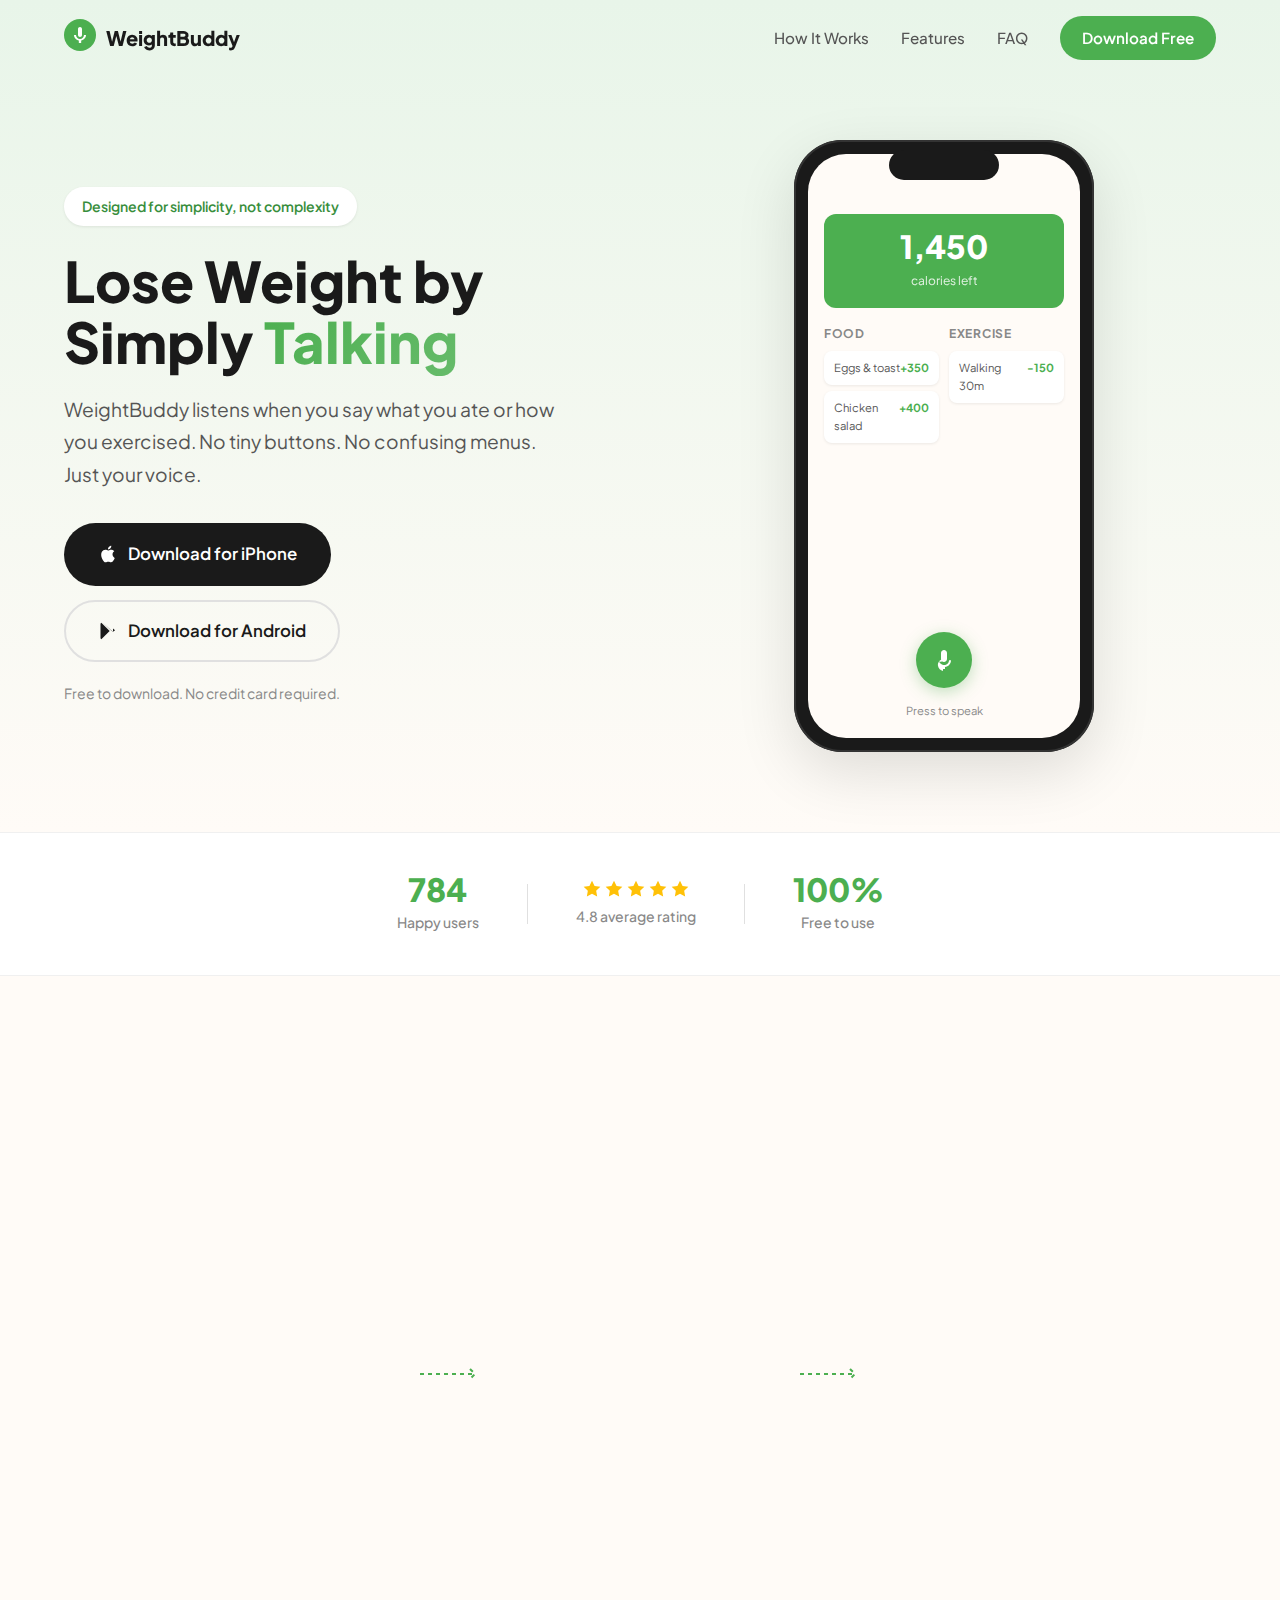
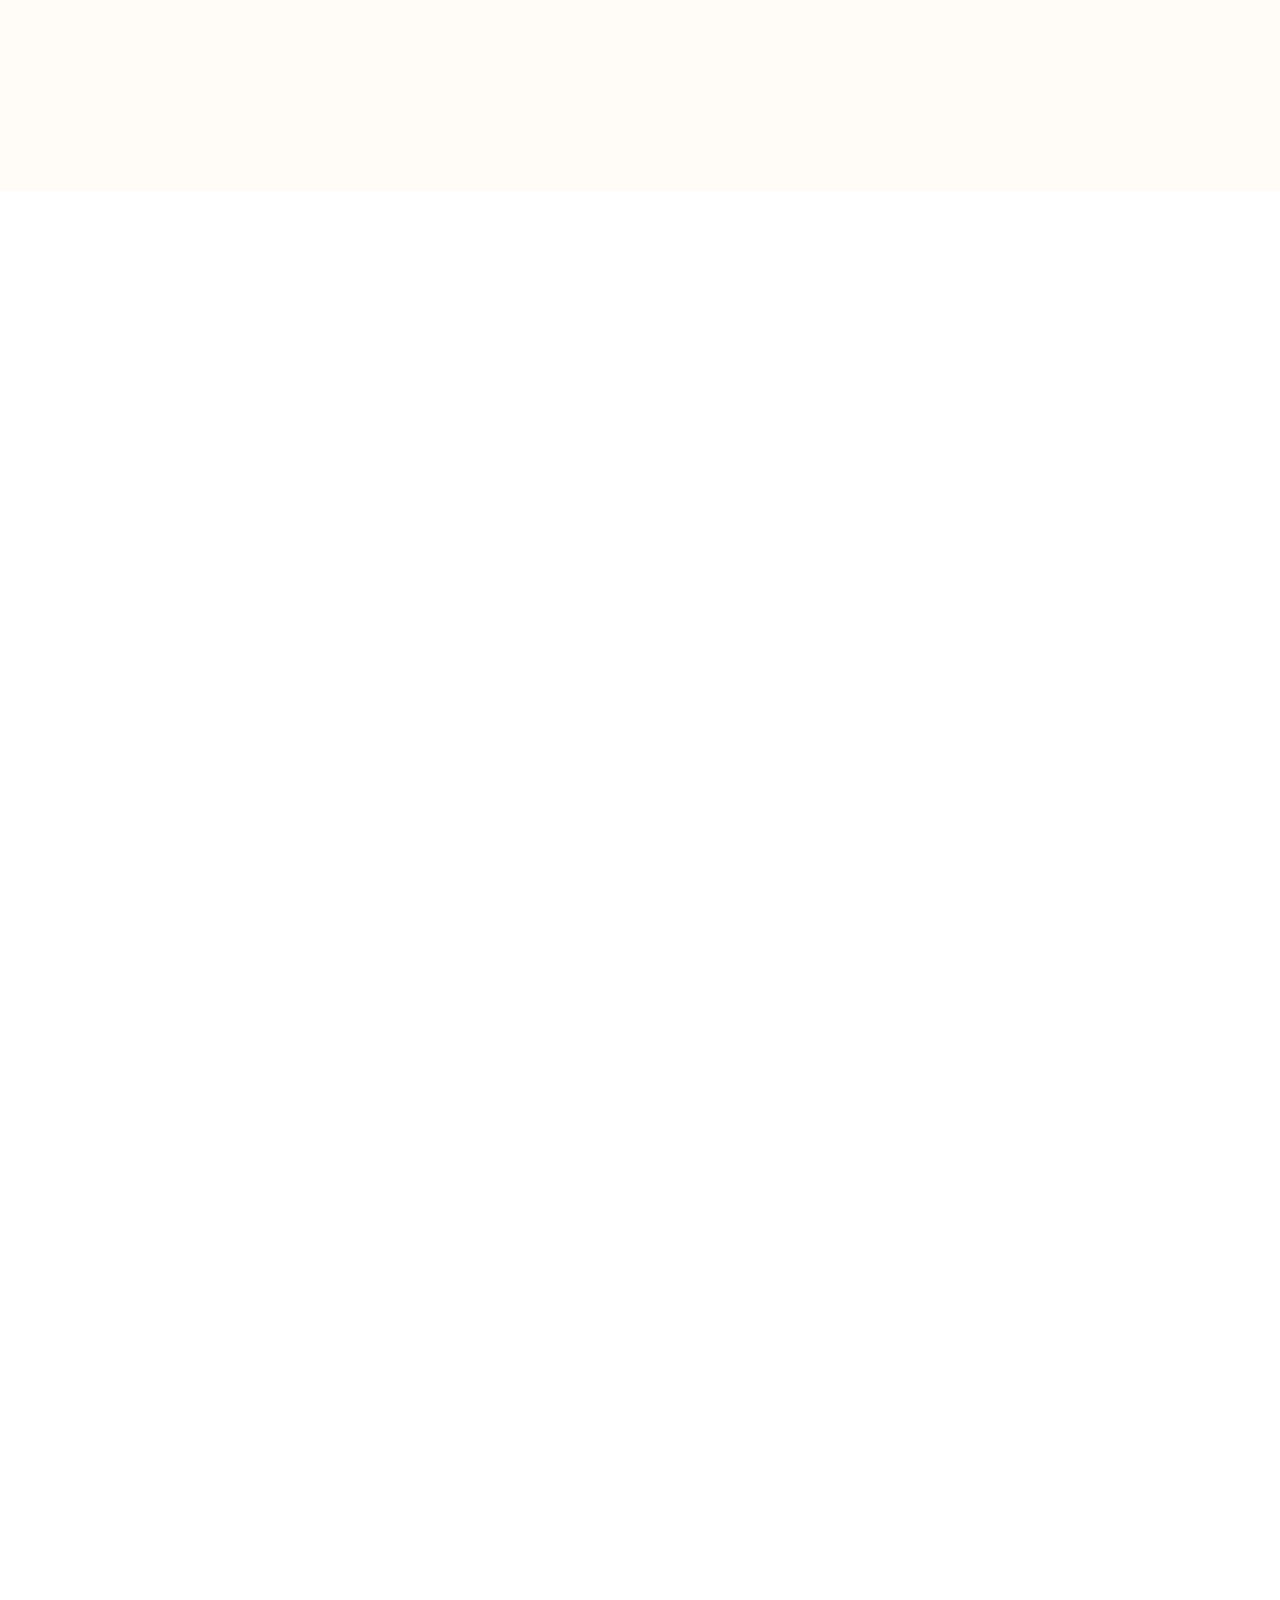
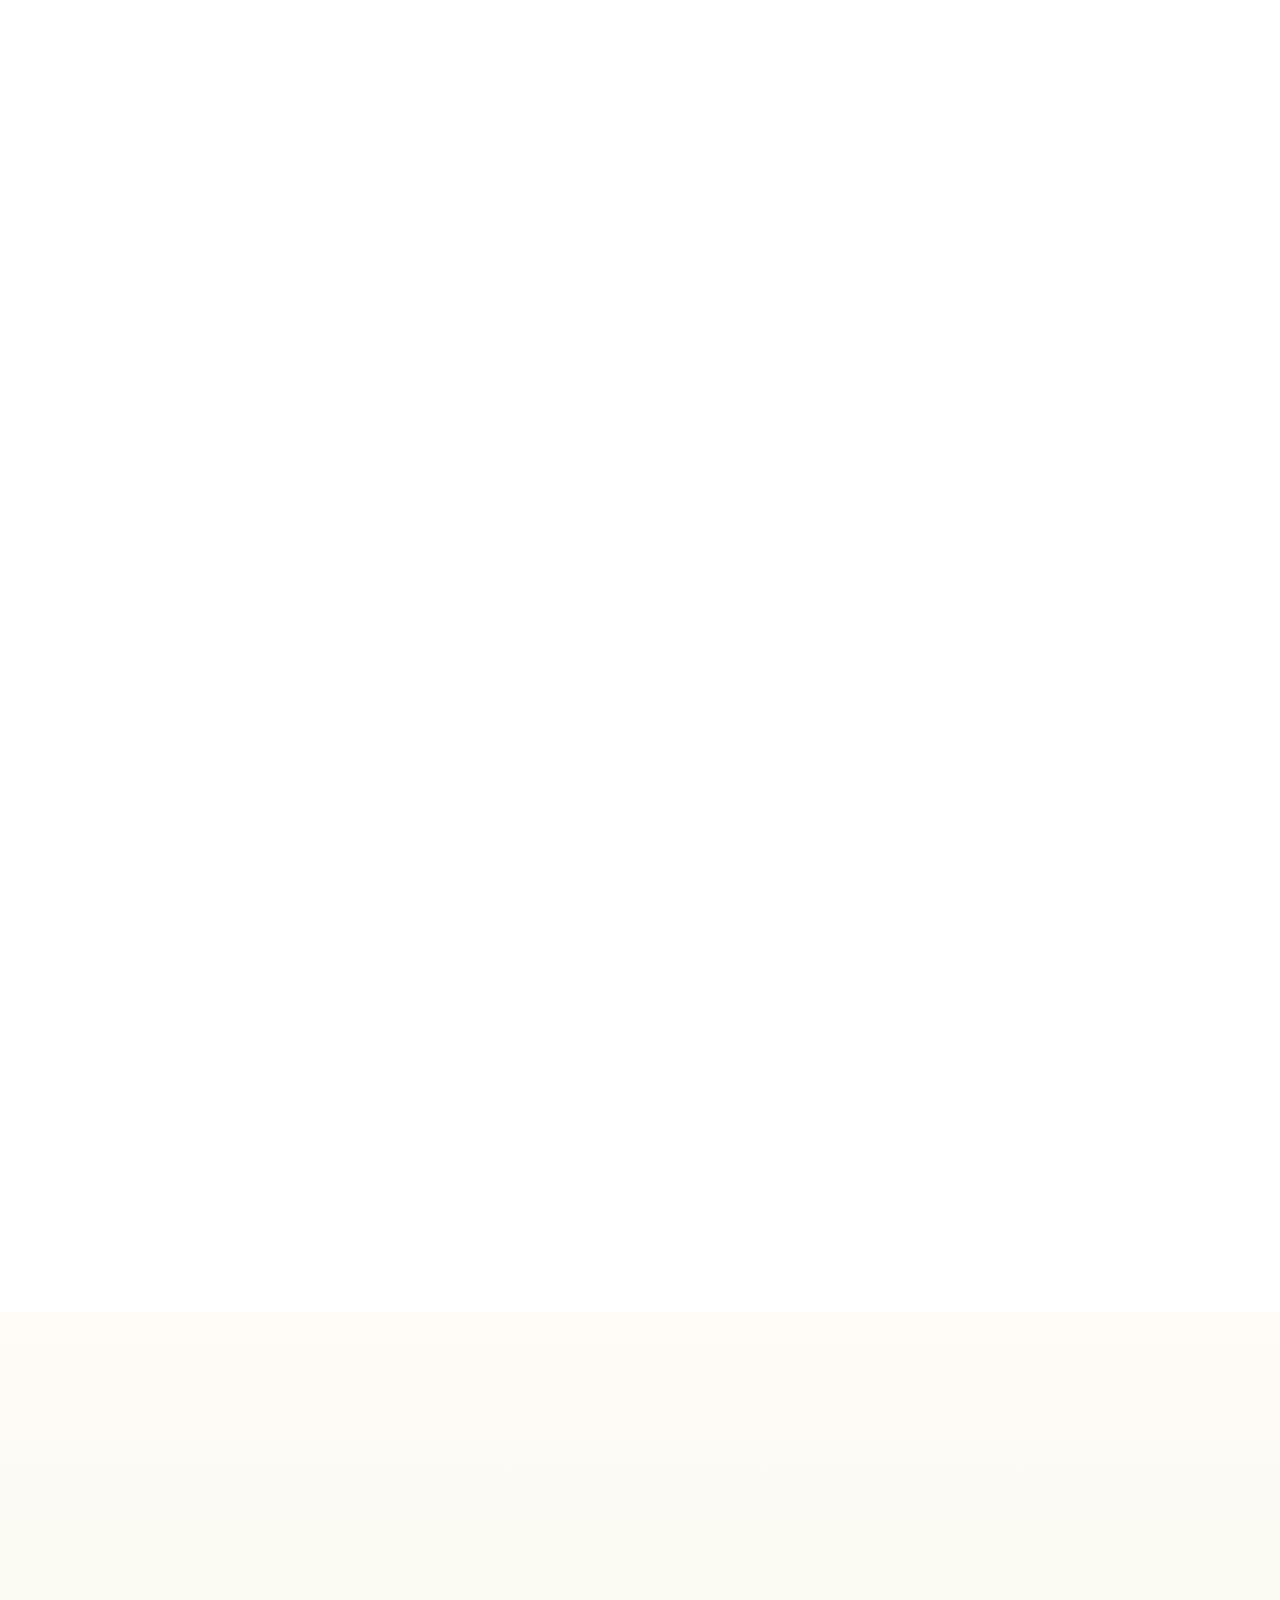
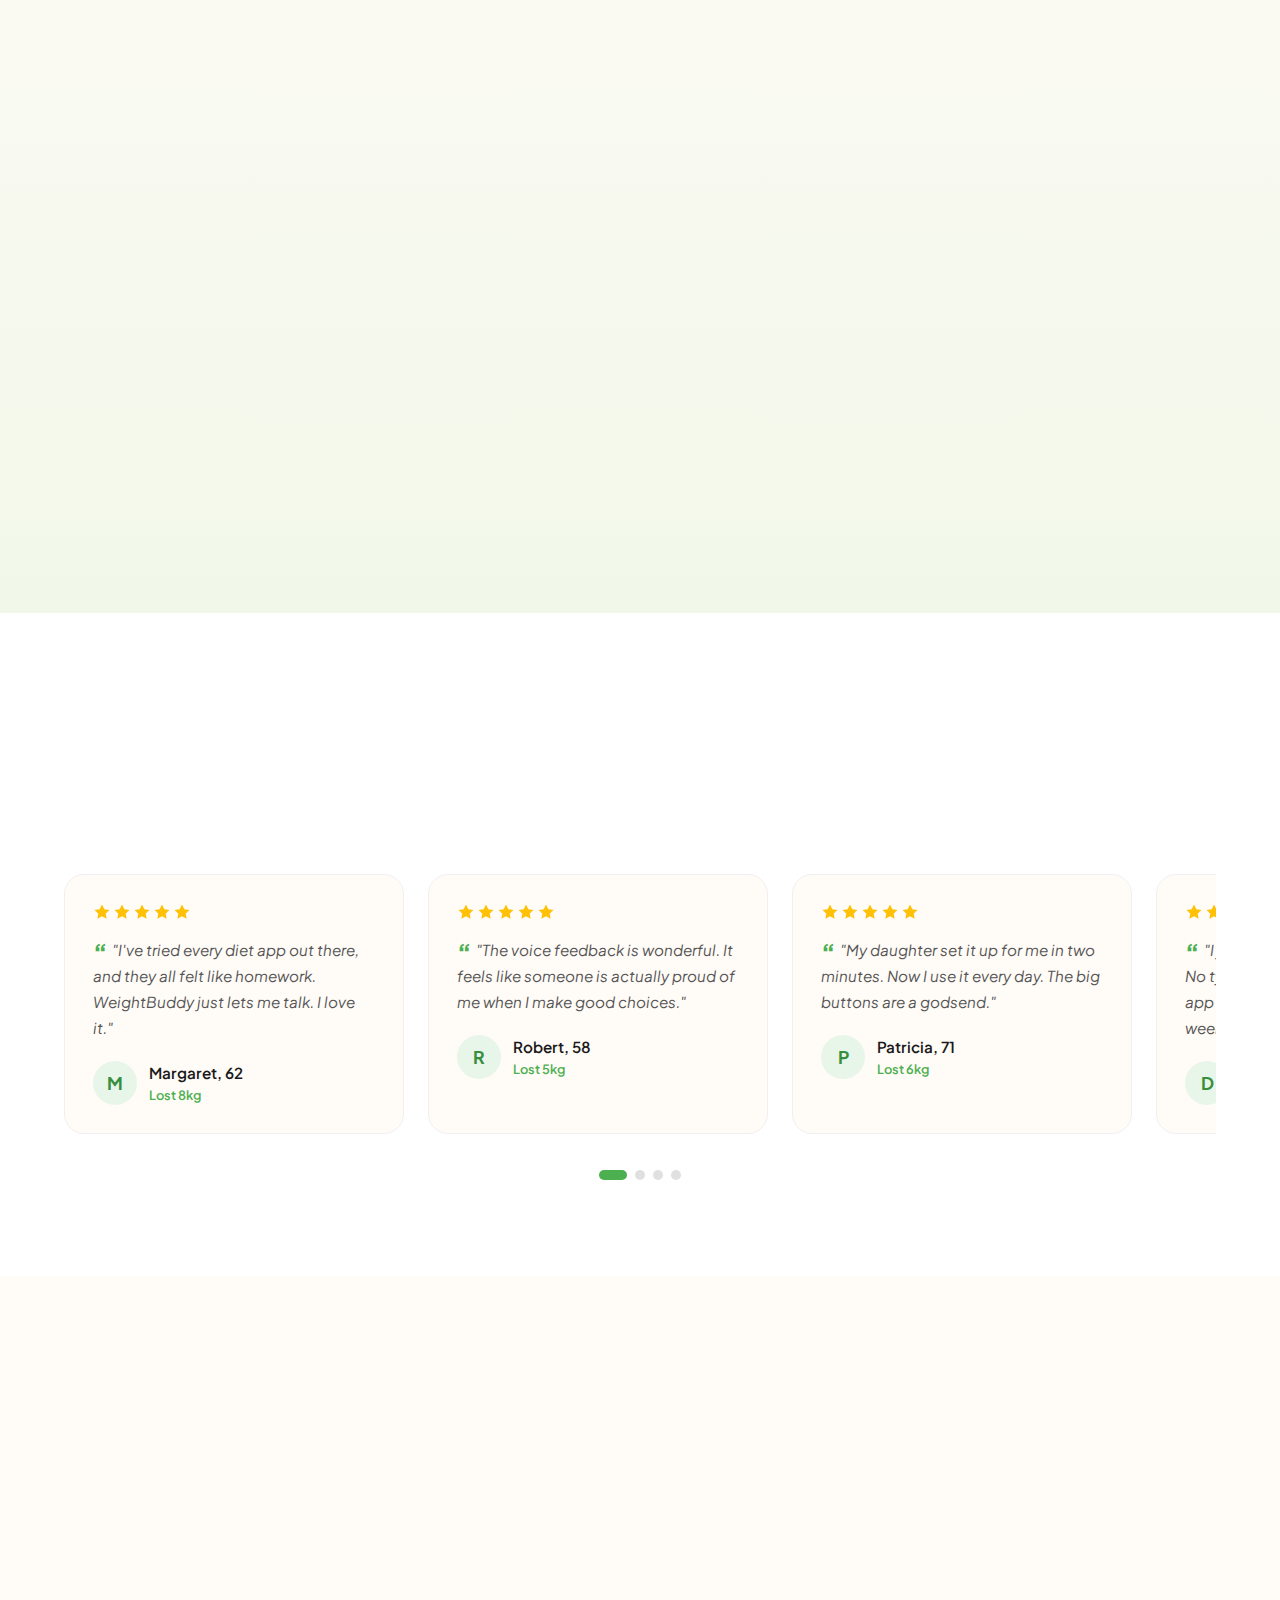
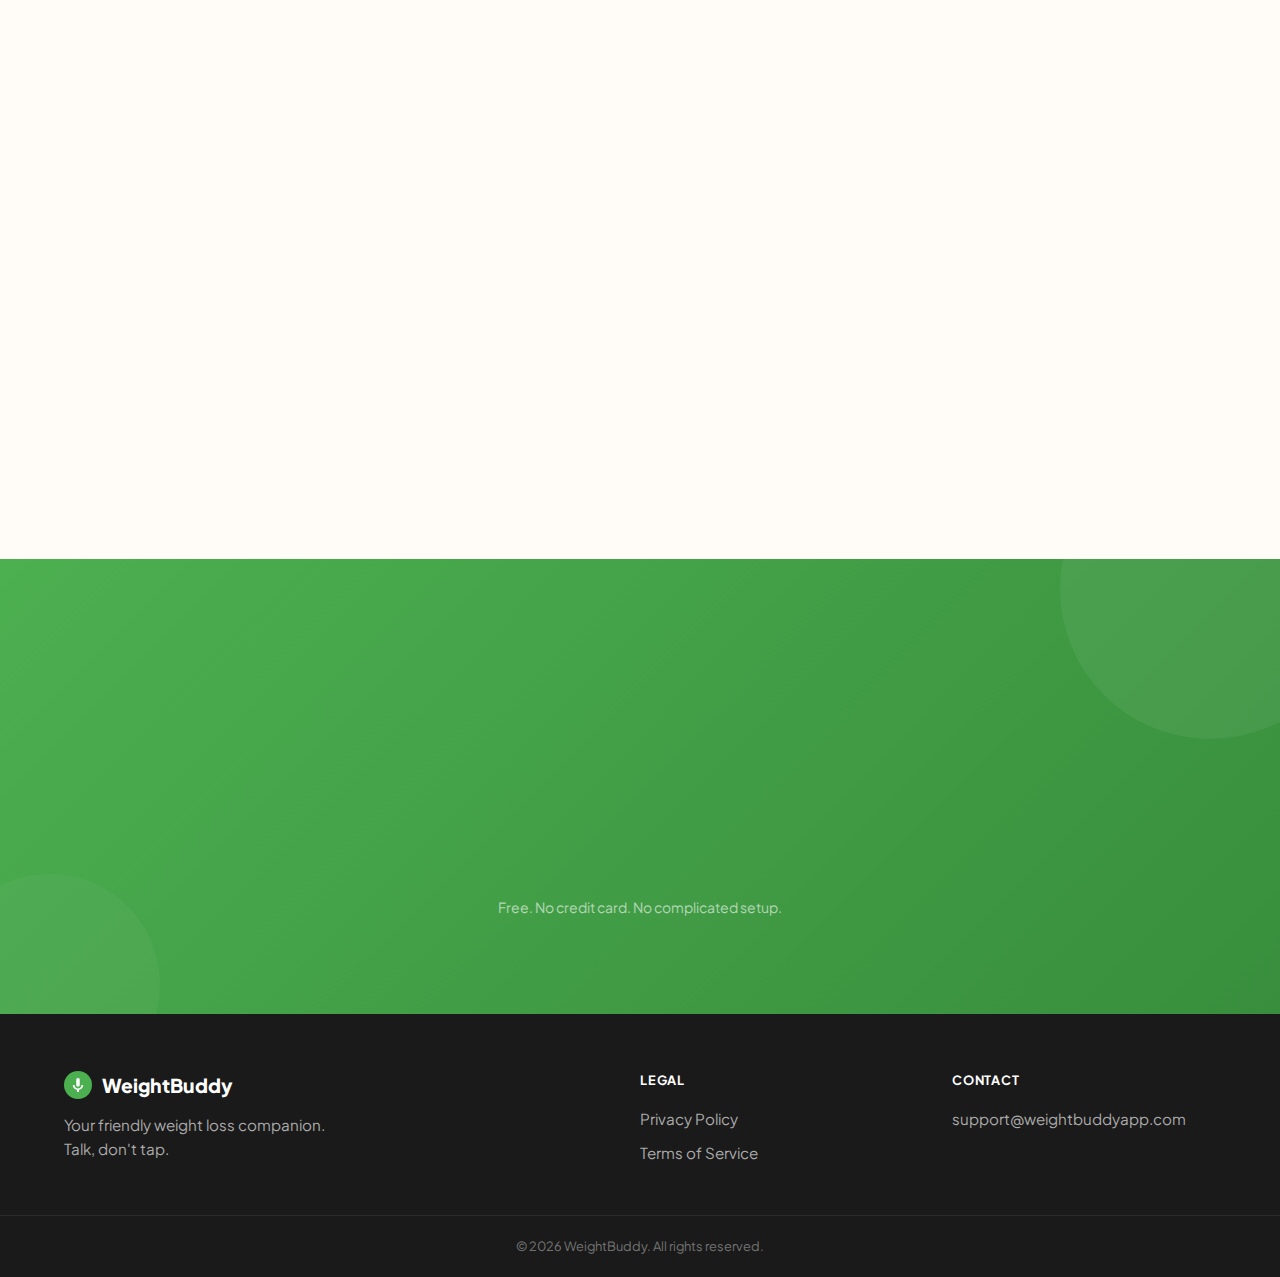
<file: index.html>
<!DOCTYPE html>
<html lang="en">
<head>
    <meta charset="UTF-8">
    <meta name="viewport" content="width=device-width, initial-scale=1.0">
    <title>WeightBuddy - Lose Weight by Simply Talking</title>
    <meta name="description" content="WeightBuddy is the voice-first weight loss app designed for people who value simplicity. Say what you ate, track your exercise, and lose weight simply. Free for iPhone and Android.">
    <meta name="keywords" content="weight loss app, calorie tracker, voice calorie tracker, simple weight loss app, easy diet app, weight tracking, exercise tracker">

    <!-- Open Graph -->
    <meta property="og:title" content="WeightBuddy - Lose Weight by Simply Talking">
    <meta property="og:description" content="The voice-first weight loss app designed for people who value simplicity. No tiny buttons, no confusing menus. Just talk.">
    <meta property="og:url" content="https://weightbuddyapp.com">
    <meta property="og:type" content="website">

    <!-- Twitter Card -->
    <meta name="twitter:card" content="summary_large_image">
    <meta name="twitter:title" content="WeightBuddy - Lose Weight by Simply Talking">
    <meta name="twitter:description" content="Voice-first weight loss tracking for people who value simplicity.">

    <!-- Fonts -->
    <link rel="preconnect" href="https://fonts.googleapis.com">
    <link rel="preconnect" href="https://fonts.gstatic.com" crossorigin>
    <link href="https://fonts.googleapis.com/css2?family=Plus+Jakarta+Sans:wght@400;500;600;700;800&display=swap" rel="stylesheet">

    <link rel="stylesheet" href="styles.css">
</head>
<body>

    <!-- ===== NAVBAR ===== -->
    <nav class="navbar" id="navbar">
        <div class="container nav-container">
            <a href="#" class="nav-logo">
                <span class="nav-logo-icon">
                    <svg width="32" height="32" viewBox="0 0 32 32" fill="none">
                        <circle cx="16" cy="16" r="16" fill="#4CAF50"/>
                        <path d="M16 8c-1.1 0-2 .9-2 2v6c0 1.1.9 2 2 2s2-.9 2-2v-6c0-1.1-.9-2-2-2zm4 8c0 2.21-1.79 4-4 4s-4-1.79-4-4h-2c0 2.76 2.12 5.03 4.83 5.42v2.58h2.34v-2.58C19.88 21.03 22 18.76 22 16h-2z" fill="white"/>
                    </svg>
                </span>
                <span class="nav-logo-text">WeightBuddy</span>
            </a>
            <div class="nav-links" id="navLinks">
                <a href="#how-it-works">How It Works</a>
                <a href="#features">Features</a>
                <a href="#faq">FAQ</a>
                <a href="#download" class="nav-cta">Download Free</a>
            </div>
            <button class="nav-hamburger" id="navHamburger" aria-label="Open menu" aria-expanded="false">
                <span></span><span></span><span></span>
            </button>
        </div>
    </nav>

    <!-- ===== HERO ===== -->
    <section class="hero" id="hero">
        <div class="container hero-container">
            <div class="hero-content">
                <span class="hero-badge">Designed for simplicity, not complexity</span>
                <h1 class="hero-title">Lose Weight by<br>Simply <span class="text-gradient">Talking</span></h1>
                <p class="hero-subtitle">WeightBuddy listens when you say what you ate or how you exercised. No tiny buttons. No confusing menus. Just your voice.</p>
                <div class="hero-ctas">
                    <a href="#download" class="btn btn-primary btn-lg">
                        <svg width="20" height="20" viewBox="0 0 24 24" fill="currentColor"><path d="M18.71 19.5c-.83 1.24-1.71 2.45-3.05 2.47-1.34.03-1.77-.79-3.29-.79-1.53 0-2 .77-3.27.82-1.31.05-2.3-1.32-3.14-2.53C4.25 17 2.94 12.45 4.7 9.39c.87-1.52 2.43-2.48 4.12-2.51 1.28-.02 2.5.87 3.29.87.78 0 2.26-1.07 3.8-.91.65.03 2.47.26 3.64 1.98-.09.06-2.17 1.28-2.15 3.81.03 3.02 2.65 4.03 2.68 4.04-.03.07-.42 1.44-1.38 2.83M13 3.5c.73-.83 1.94-1.46 2.94-1.5.13 1.17-.34 2.35-1.04 3.19-.69.85-1.83 1.51-2.95 1.42-.15-1.15.41-2.35 1.05-3.11z"/></svg>
                        Download for iPhone
                    </a>
                    <a href="#download" class="btn btn-secondary btn-lg">
                        <svg width="20" height="20" viewBox="0 0 24 24" fill="currentColor"><path d="M3 20.5v-17c0-.83.52-1.28 1-1.5l10 10-10 10c-.48-.22-1-.67-1-1.5zm14.5-7.5L6 2.5l12 10.5zm0 0L6 23.5l11.5-10.5zM18 13l2.5-2L18 9v4z"/></svg>
                        Download for Android
                    </a>
                </div>
                <p class="hero-trust">Free to download. No credit card required.</p>
            </div>
            <div class="hero-visual">
                <div class="phone-mockup">
                    <div class="phone-notch"></div>
                    <div class="phone-screen">
                        <div class="phone-placeholder">
                            <div class="phone-placeholder-header">
                                <div class="ph-cal-card">
                                    <span class="ph-cal-number">1,450</span>
                                    <span class="ph-cal-label">calories left</span>
                                </div>
                            </div>
                            <div class="phone-placeholder-cols">
                                <div class="ph-col">
                                    <div class="ph-col-title">Food</div>
                                    <div class="ph-item">Eggs &amp; toast <span>+350</span></div>
                                    <div class="ph-item">Chicken salad <span>+400</span></div>
                                </div>
                                <div class="ph-col">
                                    <div class="ph-col-title">Exercise</div>
                                    <div class="ph-item">Walking 30m <span>-150</span></div>
                                </div>
                            </div>
                            <div class="phone-placeholder-mic">
                                <div class="ph-mic-btn">
                                    <svg width="24" height="24" viewBox="0 0 24 24" fill="white"><path d="M12 14c1.66 0 3-1.34 3-3V5c0-1.66-1.34-3-3-3S9 3.34 9 5v6c0 1.66 1.34 3 3 3zm-1 7h2v-2.06c3.42-.36 6-3.28 6-6.81h-2c0 3.04-2.69 5.48-5.87 4.87-2.29-.44-4.08-2.33-4.4-4.64C7.37 15.15 9.43 13 12 13v-2c-3.73 0-6.68 3.22-5.97 7.06.46 2.46 2.41 4.43 4.97 4.88V21z"/></svg>
                                </div>
                                <span class="ph-mic-label">Press to speak</span>
                            </div>
                        </div>
                    </div>
                </div>
            </div>
        </div>
    </section>

    <!-- ===== SOCIAL PROOF BAR ===== -->
    <section class="social-proof">
        <div class="container social-proof-container">
            <div class="proof-item">
                <span class="proof-number" data-count="1000">1,000+</span>
                <span class="proof-label">Happy users</span>
            </div>
            <div class="proof-divider"></div>
            <div class="proof-item">
                <div class="proof-stars">
                    <svg width="20" height="20" viewBox="0 0 24 24" fill="#FFC107"><path d="M12 2l3.09 6.26L22 9.27l-5 4.87 1.18 6.88L12 17.77l-6.18 3.25L7 14.14 2 9.27l6.91-1.01L12 2z"/></svg>
                    <svg width="20" height="20" viewBox="0 0 24 24" fill="#FFC107"><path d="M12 2l3.09 6.26L22 9.27l-5 4.87 1.18 6.88L12 17.77l-6.18 3.25L7 14.14 2 9.27l6.91-1.01L12 2z"/></svg>
                    <svg width="20" height="20" viewBox="0 0 24 24" fill="#FFC107"><path d="M12 2l3.09 6.26L22 9.27l-5 4.87 1.18 6.88L12 17.77l-6.18 3.25L7 14.14 2 9.27l6.91-1.01L12 2z"/></svg>
                    <svg width="20" height="20" viewBox="0 0 24 24" fill="#FFC107"><path d="M12 2l3.09 6.26L22 9.27l-5 4.87 1.18 6.88L12 17.77l-6.18 3.25L7 14.14 2 9.27l6.91-1.01L12 2z"/></svg>
                    <svg width="20" height="20" viewBox="0 0 24 24" fill="#FFC107"><path d="M12 2l3.09 6.26L22 9.27l-5 4.87 1.18 6.88L12 17.77l-6.18 3.25L7 14.14 2 9.27l6.91-1.01L12 2z"/></svg>
                </div>
                <span class="proof-label">4.8 average rating</span>
            </div>
            <div class="proof-divider"></div>
            <div class="proof-item">
                <span class="proof-number">100%</span>
                <span class="proof-label">Free to use</span>
            </div>
        </div>
    </section>

    <!-- ===== HOW IT WORKS ===== -->
    <section class="how-it-works" id="how-it-works">
        <div class="container">
            <div class="section-header" data-animate="fade-in-up">
                <span class="section-label">Simple as 1-2-3</span>
                <h2 class="section-title">How It Works</h2>
                <p class="section-subtitle">No learning curve. No setup headaches. Start tracking in under two minutes.</p>
            </div>

            <div class="steps">
                <div class="step" data-animate="fade-in-up stagger-1">
                    <div class="step-number">1</div>
                    <div class="step-icon">
                        <svg width="40" height="40" viewBox="0 0 24 24" fill="#4CAF50"><path d="M12 14c1.66 0 3-1.34 3-3V5c0-1.66-1.34-3-3-3S9 3.34 9 5v6c0 1.66 1.34 3 3 3zm-1 7h2v-2.06c3.42-.36 6-3.28 6-6.81h-2c0 3.04-2.69 5.48-5.87 4.87-2.29-.44-4.08-2.33-4.4-4.64C7.37 15.15 9.43 13 12 13v-2c-3.73 0-6.68 3.22-5.97 7.06.46 2.46 2.41 4.43 4.97 4.88V21z"/></svg>
                    </div>
                    <h3 class="step-title">Speak</h3>
                    <p class="step-desc">Tap the big microphone button and say what you ate or how you exercised. That's it.</p>
                    <div class="step-bubble">
                        <span>"I had scrambled eggs and toast for breakfast"</span>
                    </div>
                </div>

                <div class="step-connector">
                    <svg width="60" height="24" viewBox="0 0 60 24"><path d="M0 12h55m-5-5l5 5-5 5" stroke="#4CAF50" stroke-width="2" fill="none" stroke-dasharray="4 4"/></svg>
                </div>

                <div class="step" data-animate="fade-in-up stagger-2">
                    <div class="step-number">2</div>
                    <div class="step-icon">
                        <svg width="40" height="40" viewBox="0 0 24 24" fill="#4CAF50"><path d="M19 9l-7 7-7-7" stroke="#4CAF50" stroke-width="0" fill="#4CAF50"/><path d="M12 2C6.48 2 2 6.48 2 12s4.48 10 10 10 10-4.48 10-10S17.52 2 12 2zm-2 15l-5-5 1.41-1.41L10 14.17l7.59-7.59L19 8l-9 9z" fill="#4CAF50"/></svg>
                    </div>
                    <h3 class="step-title">WeightBuddy Understands</h3>
                    <p class="step-desc">Our smart technology figures out the calories instantly. No searching databases or measuring portions.</p>
                    <div class="step-bubble step-bubble-reply">
                        <span>"Got it! Scrambled eggs and toast &mdash; about 350 calories"</span>
                    </div>
                </div>

                <div class="step-connector">
                    <svg width="60" height="24" viewBox="0 0 60 24"><path d="M0 12h55m-5-5l5 5-5 5" stroke="#4CAF50" stroke-width="2" fill="none" stroke-dasharray="4 4"/></svg>
                </div>

                <div class="step" data-animate="fade-in-up stagger-3">
                    <div class="step-number">3</div>
                    <div class="step-icon">
                        <svg width="40" height="40" viewBox="0 0 24 24" fill="#4CAF50"><path d="M3.5 18.49l6-6.01 4 4L22 6.92l-1.41-1.41-7.09 7.97-4-4L2 16.99z"/></svg>
                    </div>
                    <h3 class="step-title">Track Your Progress</h3>
                    <p class="step-desc">Watch your weight trend downward. Get encouraging voice feedback on your journey.</p>
                    <div class="step-bubble step-bubble-reply">
                        <span>"You've lost 2 kilos this month. Brilliant work!"</span>
                    </div>
                </div>
            </div>
        </div>
    </section>

    <!-- ===== FEATURES ===== -->
    <section class="features" id="features">
        <div class="container">
            <div class="section-header" data-animate="fade-in-up">
                <span class="section-label">Everything you need</span>
                <h2 class="section-title">Features That Make It Easy</h2>
                <p class="section-subtitle">Every feature was designed with one question in mind: "Is this the simplest it can possibly be?"</p>
            </div>

            <!-- Feature 1 -->
            <div class="feature-row" data-animate="fade-in-up">
                <div class="feature-text">
                    <h3 class="feature-title">Just Talk. We'll Handle the Rest.</h3>
                    <p class="feature-desc">No tiny text fields. No complicated food databases to scroll through. Simply press the big microphone button and speak naturally.</p>
                    <ul class="feature-list">
                        <li>
                            <svg width="20" height="20" viewBox="0 0 24 24" fill="#4CAF50"><path d="M9 16.17L4.83 12l-1.42 1.41L9 19 21 7l-1.41-1.41L9 16.17z"/></svg>
                            Works with natural language &mdash; speak however you like
                        </li>
                        <li>
                            <svg width="20" height="20" viewBox="0 0 24 24" fill="#4CAF50"><path d="M9 16.17L4.83 12l-1.42 1.41L9 19 21 7l-1.41-1.41L9 16.17z"/></svg>
                            Supports food AND exercise in the same flow
                        </li>
                        <li>
                            <svg width="20" height="20" viewBox="0 0 24 24" fill="#4CAF50"><path d="M9 16.17L4.83 12l-1.42 1.41L9 19 21 7l-1.41-1.41L9 16.17z"/></svg>
                            Big, easy-to-press button &mdash; no precision needed
                        </li>
                    </ul>
                </div>
                <div class="feature-visual">
                    <div class="feature-phone">
                        <div class="feature-phone-placeholder">
                            <div class="fpp-icon">
                                <svg width="64" height="64" viewBox="0 0 24 24" fill="#4CAF50" opacity="0.3"><path d="M12 14c1.66 0 3-1.34 3-3V5c0-1.66-1.34-3-3-3S9 3.34 9 5v6c0 1.66 1.34 3 3 3z"/></svg>
                            </div>
                            <span>Voice Input Screen</span>
                        </div>
                    </div>
                </div>
            </div>

            <!-- Feature 2 -->
            <div class="feature-row feature-row-reverse" data-animate="fade-in-up">
                <div class="feature-text">
                    <h3 class="feature-title">Calories Counted Automatically</h3>
                    <p class="feature-desc">Our smart technology understands your food and estimates calories instantly. No more guessing portion sizes or searching through endless lists.</p>
                    <ul class="feature-list">
                        <li>
                            <svg width="20" height="20" viewBox="0 0 24 24" fill="#4CAF50"><path d="M9 16.17L4.83 12l-1.42 1.41L9 19 21 7l-1.41-1.41L9 16.17z"/></svg>
                            Recognises thousands of foods automatically
                        </li>
                        <li>
                            <svg width="20" height="20" viewBox="0 0 24 24" fill="#4CAF50"><path d="M9 16.17L4.83 12l-1.42 1.41L9 19 21 7l-1.41-1.41L9 16.17z"/></svg>
                            Sorts meals into breakfast, lunch, dinner, snacks
                        </li>
                        <li>
                            <svg width="20" height="20" viewBox="0 0 24 24" fill="#4CAF50"><path d="M9 16.17L4.83 12l-1.42 1.41L9 19 21 7l-1.41-1.41L9 16.17z"/></svg>
                            Exercise calories credited back to your daily budget
                        </li>
                    </ul>
                </div>
                <div class="feature-visual">
                    <div class="feature-phone">
                        <div class="feature-phone-placeholder">
                            <div class="fpp-icon">
                                <svg width="64" height="64" viewBox="0 0 24 24" fill="#4CAF50" opacity="0.3"><path d="M19 3H5c-1.1 0-2 .9-2 2v14c0 1.1.9 2 2 2h14c1.1 0 2-.9 2-2V5c0-1.1-.9-2-2-2zM9 17H7v-7h2v7zm4 0h-2V7h2v10zm4 0h-2v-4h2v4z"/></svg>
                            </div>
                            <span>Calorie Dashboard</span>
                        </div>
                    </div>
                </div>
            </div>

            <!-- Feature 3 -->
            <div class="feature-row" data-animate="fade-in-up">
                <div class="feature-text">
                    <h3 class="feature-title">See How Far You've Come</h3>
                    <p class="feature-desc">Track your weight over time with a simple, clear progress view. See your starting weight, current weight, and goal &mdash; all at a glance.</p>
                    <ul class="feature-list">
                        <li>
                            <svg width="20" height="20" viewBox="0 0 24 24" fill="#4CAF50"><path d="M9 16.17L4.83 12l-1.42 1.41L9 19 21 7l-1.41-1.41L9 16.17z"/></svg>
                            Tap to log your weight &mdash; takes 5 seconds
                        </li>
                        <li>
                            <svg width="20" height="20" viewBox="0 0 24 24" fill="#4CAF50"><path d="M9 16.17L4.83 12l-1.42 1.41L9 19 21 7l-1.41-1.41L9 16.17z"/></svg>
                            Visual progress bar towards your goal
                        </li>
                        <li>
                            <svg width="20" height="20" viewBox="0 0 24 24" fill="#4CAF50"><path d="M9 16.17L4.83 12l-1.42 1.41L9 19 21 7l-1.41-1.41L9 16.17z"/></svg>
                            Weekly exercise summaries
                        </li>
                    </ul>
                </div>
                <div class="feature-visual">
                    <div class="feature-phone">
                        <div class="feature-phone-placeholder">
                            <div class="fpp-icon">
                                <svg width="64" height="64" viewBox="0 0 24 24" fill="#4CAF50" opacity="0.3"><path d="M3.5 18.49l6-6.01 4 4L22 6.92l-1.41-1.41-7.09 7.97-4-4L2 16.99z"/></svg>
                            </div>
                            <span>Progress Tracking</span>
                        </div>
                    </div>
                </div>
            </div>

            <!-- Feature 4 -->
            <div class="feature-row feature-row-reverse" data-animate="fade-in-up">
                <div class="feature-text">
                    <h3 class="feature-title">A Friendly Voice That Cheers You On</h3>
                    <p class="feature-desc">WeightBuddy doesn't just track &mdash; it talks back. After every entry, you hear a warm, encouraging response. It's like having a supportive friend in your pocket.</p>
                    <ul class="feature-list">
                        <li>
                            <svg width="20" height="20" viewBox="0 0 24 24" fill="#4CAF50"><path d="M9 16.17L4.83 12l-1.42 1.41L9 19 21 7l-1.41-1.41L9 16.17z"/></svg>
                            Spoken confirmations after every entry
                        </li>
                        <li>
                            <svg width="20" height="20" viewBox="0 0 24 24" fill="#4CAF50"><path d="M9 16.17L4.83 12l-1.42 1.41L9 19 21 7l-1.41-1.41L9 16.17z"/></svg>
                            Motivational progress summaries you can listen to
                        </li>
                        <li>
                            <svg width="20" height="20" viewBox="0 0 24 24" fill="#4CAF50"><path d="M9 16.17L4.83 12l-1.42 1.41L9 19 21 7l-1.41-1.41L9 16.17z"/></svg>
                            Adjustable speaking speed (slow, normal, fast)
                        </li>
                    </ul>
                </div>
                <div class="feature-visual">
                    <div class="feature-visual-quotes">
                        <div class="voice-bubble vb-1">"Got it! Chicken salad &mdash; about 400 calories. Nice healthy choice!"</div>
                        <div class="voice-bubble vb-2">"You've lost 2 kilos this month. Brilliant work, keep it up!"</div>
                        <div class="voice-bubble vb-3">"30-minute walk logged. That's 150 calories burned. Well done!"</div>
                    </div>
                </div>
            </div>

            <!-- Feature 5 -->
            <div class="feature-row" data-animate="fade-in-up">
                <div class="feature-text">
                    <h3 class="feature-title">Big Text. Big Buttons. No Confusion.</h3>
                    <p class="feature-desc">We designed every screen for people who want simplicity. Large, readable text. Generous touch targets. Clear layouts. If you can use a phone to make a call, you can use WeightBuddy.</p>
                    <ul class="feature-list">
                        <li>
                            <svg width="20" height="20" viewBox="0 0 24 24" fill="#4CAF50"><path d="M9 16.17L4.83 12l-1.42 1.41L9 19 21 7l-1.41-1.41L9 16.17z"/></svg>
                            Minimum 22px text throughout the entire app
                        </li>
                        <li>
                            <svg width="20" height="20" viewBox="0 0 24 24" fill="#4CAF50"><path d="M9 16.17L4.83 12l-1.42 1.41L9 19 21 7l-1.41-1.41L9 16.17z"/></svg>
                            Touch targets at least 60px &mdash; easy to tap
                        </li>
                        <li>
                            <svg width="20" height="20" viewBox="0 0 24 24" fill="#4CAF50"><path d="M9 16.17L4.83 12l-1.42 1.41L9 19 21 7l-1.41-1.41L9 16.17z"/></svg>
                            Clean, uncluttered screens with obvious navigation
                        </li>
                    </ul>
                </div>
                <div class="feature-visual">
                    <div class="accessibility-demo">
                        <div class="ad-comparison">
                            <div class="ad-bad">
                                <span class="ad-label">Other apps</span>
                                <div class="ad-text-small">Tiny text that's hard to read</div>
                                <div class="ad-btn-small">Small button</div>
                            </div>
                            <div class="ad-good">
                                <span class="ad-label">WeightBuddy</span>
                                <div class="ad-text-large">Easy to read</div>
                                <div class="ad-btn-large">Big, clear button</div>
                            </div>
                        </div>
                    </div>
                </div>
            </div>
        </div>
    </section>

    <!-- ===== WHO IT'S FOR ===== -->
    <section class="who-its-for" id="who">
        <div class="container">
            <div class="section-header" data-animate="fade-in-up">
                <span class="section-label">Made with you in mind</span>
                <h2 class="section-title">Built for You</h2>
                <p class="section-subtitle">WeightBuddy was designed from day one for adults who want to lose weight without wrestling with complicated apps.</p>
            </div>

            <div class="persona-grid">
                <div class="persona-card" data-animate="fade-in-up stagger-1">
                    <div class="persona-icon">
                        <svg width="40" height="40" viewBox="0 0 24 24" fill="#4CAF50"><path d="M12 21.35l-1.45-1.32C5.4 15.36 2 12.28 2 8.5 2 5.42 4.42 3 7.5 3c1.74 0 3.41.81 4.5 2.09C13.09 3.81 14.76 3 16.5 3 19.58 3 22 5.42 22 8.5c0 3.78-3.4 6.86-8.55 11.54L12 21.35z"/></svg>
                    </div>
                    <h3 class="persona-title">The Busy Grandparent</h3>
                    <p class="persona-desc">You're active with the grandkids but want to get healthier. WeightBuddy fits into your day without slowing you down.</p>
                </div>

                <div class="persona-card" data-animate="fade-in-up stagger-2">
                    <div class="persona-icon">
                        <svg width="40" height="40" viewBox="0 0 24 24" fill="#4CAF50"><path d="M13.5 5.5c1.1 0 2-.9 2-2s-.9-2-2-2-2 .9-2 2 .9 2 2 2zM9.8 8.9L7 23h2.1l1.8-8 2.1 2v6h2v-7.5l-2.1-2 .6-3C14.8 12 16.8 13 19 13v-2c-1.9 0-3.5-1-4.3-2.4l-1-1.6c-.4-.6-1-1-1.7-1-.3 0-.5.1-.8.1L6 8.3V13h2V9.6l1.8-.7"/></svg>
                    </div>
                    <h3 class="persona-title">The Walking Enthusiast</h3>
                    <p class="persona-desc">You love your daily walk and want to see how those steps add up. Just say "walked 30 minutes" and it's logged.</p>
                </div>

                <div class="persona-card" data-animate="fade-in-up stagger-3">
                    <div class="persona-icon">
                        <svg width="40" height="40" viewBox="0 0 24 24" fill="#4CAF50"><path d="M20 15.31L23.31 12 20 8.69V4h-4.69L12 .69 8.69 4H4v4.69L.69 12 4 15.31V20h4.69L12 23.31 15.31 20H20v-4.69zM12 18c-3.31 0-6-2.69-6-6s2.69-6 6-6 6 2.69 6 6-2.69 6-6 6z"/></svg>
                    </div>
                    <h3 class="persona-title">The Fresh Starter</h3>
                    <p class="persona-desc">Maybe you've tried other apps and given up because they were too complicated. WeightBuddy is the fresh start you need.</p>
                </div>

                <div class="persona-card" data-animate="fade-in-up stagger-4">
                    <div class="persona-icon">
                        <svg width="40" height="40" viewBox="0 0 24 24" fill="#4CAF50"><path d="M19 3h-4.18C14.4 1.84 13.3 1 12 1c-1.3 0-2.4.84-2.82 2H5c-1.1 0-2 .9-2 2v14c0 1.1.9 2 2 2h14c1.1 0 2-.9 2-2V5c0-1.1-.9-2-2-2zm-7 0c.55 0 1 .45 1 1s-.45 1-1 1-1-.45-1-1 .45-1 1-1zm2 14H7v-2h7v2zm3-4H7v-2h10v2zm0-4H7V7h10v2z"/></svg>
                    </div>
                    <h3 class="persona-title">The Doctor's Orders</h3>
                    <p class="persona-desc">Your GP said to lose some weight. WeightBuddy helps you track without stress and show real progress at your next visit.</p>
                </div>
            </div>
        </div>
    </section>

    <!-- ===== TESTIMONIALS ===== -->
    <section class="testimonials" id="testimonials">
        <div class="container">
            <div class="section-header" data-animate="fade-in-up">
                <span class="section-label">Real stories</span>
                <h2 class="section-title">What Our Users Say</h2>
            </div>

            <div class="carousel" id="carousel">
                <div class="carousel-track">
                    <div class="testimonial-card">
                        <div class="tc-stars">
                            <svg width="18" height="18" viewBox="0 0 24 24" fill="#FFC107"><path d="M12 2l3.09 6.26L22 9.27l-5 4.87 1.18 6.88L12 17.77l-6.18 3.25L7 14.14 2 9.27l6.91-1.01L12 2z"/></svg>
                            <svg width="18" height="18" viewBox="0 0 24 24" fill="#FFC107"><path d="M12 2l3.09 6.26L22 9.27l-5 4.87 1.18 6.88L12 17.77l-6.18 3.25L7 14.14 2 9.27l6.91-1.01L12 2z"/></svg>
                            <svg width="18" height="18" viewBox="0 0 24 24" fill="#FFC107"><path d="M12 2l3.09 6.26L22 9.27l-5 4.87 1.18 6.88L12 17.77l-6.18 3.25L7 14.14 2 9.27l6.91-1.01L12 2z"/></svg>
                            <svg width="18" height="18" viewBox="0 0 24 24" fill="#FFC107"><path d="M12 2l3.09 6.26L22 9.27l-5 4.87 1.18 6.88L12 17.77l-6.18 3.25L7 14.14 2 9.27l6.91-1.01L12 2z"/></svg>
                            <svg width="18" height="18" viewBox="0 0 24 24" fill="#FFC107"><path d="M12 2l3.09 6.26L22 9.27l-5 4.87 1.18 6.88L12 17.77l-6.18 3.25L7 14.14 2 9.27l6.91-1.01L12 2z"/></svg>
                        </div>
                        <p class="tc-quote">"I've tried every diet app out there, and they all felt like homework. WeightBuddy just lets me talk. I love it."</p>
                        <div class="tc-author">
                            <div class="tc-avatar">M</div>
                            <div class="tc-info">
                                <span class="tc-name">Margaret, 62</span>
                                <span class="tc-result">Lost 8kg</span>
                            </div>
                        </div>
                    </div>

                    <div class="testimonial-card">
                        <div class="tc-stars">
                            <svg width="18" height="18" viewBox="0 0 24 24" fill="#FFC107"><path d="M12 2l3.09 6.26L22 9.27l-5 4.87 1.18 6.88L12 17.77l-6.18 3.25L7 14.14 2 9.27l6.91-1.01L12 2z"/></svg>
                            <svg width="18" height="18" viewBox="0 0 24 24" fill="#FFC107"><path d="M12 2l3.09 6.26L22 9.27l-5 4.87 1.18 6.88L12 17.77l-6.18 3.25L7 14.14 2 9.27l6.91-1.01L12 2z"/></svg>
                            <svg width="18" height="18" viewBox="0 0 24 24" fill="#FFC107"><path d="M12 2l3.09 6.26L22 9.27l-5 4.87 1.18 6.88L12 17.77l-6.18 3.25L7 14.14 2 9.27l6.91-1.01L12 2z"/></svg>
                            <svg width="18" height="18" viewBox="0 0 24 24" fill="#FFC107"><path d="M12 2l3.09 6.26L22 9.27l-5 4.87 1.18 6.88L12 17.77l-6.18 3.25L7 14.14 2 9.27l6.91-1.01L12 2z"/></svg>
                            <svg width="18" height="18" viewBox="0 0 24 24" fill="#FFC107"><path d="M12 2l3.09 6.26L22 9.27l-5 4.87 1.18 6.88L12 17.77l-6.18 3.25L7 14.14 2 9.27l6.91-1.01L12 2z"/></svg>
                        </div>
                        <p class="tc-quote">"The voice feedback is wonderful. It feels like someone is actually proud of me when I make good choices."</p>
                        <div class="tc-author">
                            <div class="tc-avatar">R</div>
                            <div class="tc-info">
                                <span class="tc-name">Robert, 58</span>
                                <span class="tc-result">Lost 5kg</span>
                            </div>
                        </div>
                    </div>

                    <div class="testimonial-card">
                        <div class="tc-stars">
                            <svg width="18" height="18" viewBox="0 0 24 24" fill="#FFC107"><path d="M12 2l3.09 6.26L22 9.27l-5 4.87 1.18 6.88L12 17.77l-6.18 3.25L7 14.14 2 9.27l6.91-1.01L12 2z"/></svg>
                            <svg width="18" height="18" viewBox="0 0 24 24" fill="#FFC107"><path d="M12 2l3.09 6.26L22 9.27l-5 4.87 1.18 6.88L12 17.77l-6.18 3.25L7 14.14 2 9.27l6.91-1.01L12 2z"/></svg>
                            <svg width="18" height="18" viewBox="0 0 24 24" fill="#FFC107"><path d="M12 2l3.09 6.26L22 9.27l-5 4.87 1.18 6.88L12 17.77l-6.18 3.25L7 14.14 2 9.27l6.91-1.01L12 2z"/></svg>
                            <svg width="18" height="18" viewBox="0 0 24 24" fill="#FFC107"><path d="M12 2l3.09 6.26L22 9.27l-5 4.87 1.18 6.88L12 17.77l-6.18 3.25L7 14.14 2 9.27l6.91-1.01L12 2z"/></svg>
                            <svg width="18" height="18" viewBox="0 0 24 24" fill="#FFC107"><path d="M12 2l3.09 6.26L22 9.27l-5 4.87 1.18 6.88L12 17.77l-6.18 3.25L7 14.14 2 9.27l6.91-1.01L12 2z"/></svg>
                        </div>
                        <p class="tc-quote">"My daughter set it up for me in two minutes. Now I use it every day. The big buttons are a godsend."</p>
                        <div class="tc-author">
                            <div class="tc-avatar">P</div>
                            <div class="tc-info">
                                <span class="tc-name">Patricia, 71</span>
                                <span class="tc-result">Lost 6kg</span>
                            </div>
                        </div>
                    </div>

                    <div class="testimonial-card">
                        <div class="tc-stars">
                            <svg width="18" height="18" viewBox="0 0 24 24" fill="#FFC107"><path d="M12 2l3.09 6.26L22 9.27l-5 4.87 1.18 6.88L12 17.77l-6.18 3.25L7 14.14 2 9.27l6.91-1.01L12 2z"/></svg>
                            <svg width="18" height="18" viewBox="0 0 24 24" fill="#FFC107"><path d="M12 2l3.09 6.26L22 9.27l-5 4.87 1.18 6.88L12 17.77l-6.18 3.25L7 14.14 2 9.27l6.91-1.01L12 2z"/></svg>
                            <svg width="18" height="18" viewBox="0 0 24 24" fill="#FFC107"><path d="M12 2l3.09 6.26L22 9.27l-5 4.87 1.18 6.88L12 17.77l-6.18 3.25L7 14.14 2 9.27l6.91-1.01L12 2z"/></svg>
                            <svg width="18" height="18" viewBox="0 0 24 24" fill="#FFC107"><path d="M12 2l3.09 6.26L22 9.27l-5 4.87 1.18 6.88L12 17.77l-6.18 3.25L7 14.14 2 9.27l6.91-1.01L12 2z"/></svg>
                            <svg width="18" height="18" viewBox="0 0 24 24" fill="#FFC107"><path d="M12 2l3.09 6.26L22 9.27l-5 4.87 1.18 6.88L12 17.77l-6.18 3.25L7 14.14 2 9.27l6.91-1.01L12 2z"/></svg>
                        </div>
                        <p class="tc-quote">"I just say what I ate after each meal. No typing, no searching. It's the first app I've stuck with longer than a week."</p>
                        <div class="tc-author">
                            <div class="tc-avatar">D</div>
                            <div class="tc-info">
                                <span class="tc-name">David, 55</span>
                                <span class="tc-result">Lost 11kg</span>
                            </div>
                        </div>
                    </div>
                </div>
                <div class="carousel-dots" id="carouselDots"></div>
            </div>
        </div>
    </section>

    <!-- ===== FAQ ===== -->
    <section class="faq" id="faq">
        <div class="container">
            <div class="section-header" data-animate="fade-in-up">
                <span class="section-label">Questions answered</span>
                <h2 class="section-title">Frequently Asked Questions</h2>
            </div>

            <div class="faq-list" data-animate="fade-in-up">
                <div class="faq-item">
                    <button class="faq-question" aria-expanded="false">
                        <span>Is WeightBuddy really free?</span>
                        <svg class="faq-chevron" width="24" height="24" viewBox="0 0 24 24" fill="none" stroke="currentColor" stroke-width="2"><path d="M6 9l6 6 6-6"/></svg>
                    </button>
                    <div class="faq-answer">
                        <p>Yes! WeightBuddy is free to download and use. All core features &mdash; voice logging, calorie tracking, exercise tracking, and weight progress &mdash; are included at no cost. We may introduce optional premium features in the future, but the core app will always be free.</p>
                    </div>
                </div>

                <div class="faq-item">
                    <button class="faq-question" aria-expanded="false">
                        <span>How accurate are the calorie estimates?</span>
                        <svg class="faq-chevron" width="24" height="24" viewBox="0 0 24 24" fill="none" stroke="currentColor" stroke-width="2"><path d="M6 9l6 6 6-6"/></svg>
                    </button>
                    <div class="faq-answer">
                        <p>Our technology provides reasonable estimates rounded to the nearest 50 calories. They're designed to give you a helpful picture of your daily intake, not clinical precision. For most people trying to lose weight, this level of accuracy is exactly what you need.</p>
                    </div>
                </div>

                <div class="faq-item">
                    <button class="faq-question" aria-expanded="false">
                        <span>Do I have to use my voice? Can I type instead?</span>
                        <svg class="faq-chevron" width="24" height="24" viewBox="0 0 24 24" fill="none" stroke="currentColor" stroke-width="2"><path d="M6 9l6 6 6-6"/></svg>
                    </button>
                    <div class="faq-answer">
                        <p>Absolutely! While voice is our recommended way (it's faster and easier), every screen has a text input option too. You can type anything you'd normally say.</p>
                    </div>
                </div>

                <div class="faq-item">
                    <button class="faq-question" aria-expanded="false">
                        <span>Is my data private and secure?</span>
                        <svg class="faq-chevron" width="24" height="24" viewBox="0 0 24 24" fill="none" stroke="currentColor" stroke-width="2"><path d="M6 9l6 6 6-6"/></svg>
                    </button>
                    <div class="faq-answer">
                        <p>Yes. Your data is stored securely with row-level encryption &mdash; only you can access your information. Voice recordings are processed in real-time and never stored. Read our full <a href="/privacy.html">Privacy Policy</a> for details.</p>
                    </div>
                </div>

                <div class="faq-item">
                    <button class="faq-question" aria-expanded="false">
                        <span>What exercises does it track?</span>
                        <svg class="faq-chevron" width="24" height="24" viewBox="0 0 24 24" fill="none" stroke="currentColor" stroke-width="2"><path d="M6 9l6 6 6-6"/></svg>
                    </button>
                    <div class="faq-answer">
                        <p>Walking, running, cycling, swimming, yoga, gardening, housework, gym workouts, dancing, golf, and many more. Just tell WeightBuddy what you did and for how long &mdash; it handles the calorie calculation.</p>
                    </div>
                </div>

                <div class="faq-item">
                    <button class="faq-question" aria-expanded="false">
                        <span>Do I need to be tech-savvy to use this?</span>
                        <svg class="faq-chevron" width="24" height="24" viewBox="0 0 24 24" fill="none" stroke="currentColor" stroke-width="2"><path d="M6 9l6 6 6-6"/></svg>
                    </button>
                    <div class="faq-answer">
                        <p>Not at all! If you can talk, you can use WeightBuddy. We designed it with large text, big buttons, and simple screens. Many of our users say it's the easiest app on their phone.</p>
                    </div>
                </div>

                <div class="faq-item">
                    <button class="faq-question" aria-expanded="false">
                        <span>What phones does it work on?</span>
                        <svg class="faq-chevron" width="24" height="24" viewBox="0 0 24 24" fill="none" stroke="currentColor" stroke-width="2"><path d="M6 9l6 6 6-6"/></svg>
                    </button>
                    <div class="faq-answer">
                        <p>WeightBuddy works on both iPhone (iOS 15+) and Android (version 10+). If your phone is from the last 5-6 years, you're all set.</p>
                    </div>
                </div>
            </div>
        </div>
    </section>

    <!-- ===== FINAL CTA ===== -->
    <section class="final-cta" id="download">
        <div class="container final-cta-container">
            <h2 class="final-cta-title" data-animate="fade-in-up">Start Your Journey Today</h2>
            <p class="final-cta-subtitle" data-animate="fade-in-up">Download WeightBuddy and see how simple weight loss tracking can be. It takes just 2 minutes to set up.</p>
            <div class="final-cta-buttons" data-animate="fade-in-up">
                <a href="#" class="btn btn-white btn-lg">
                    <svg width="20" height="20" viewBox="0 0 24 24" fill="currentColor"><path d="M18.71 19.5c-.83 1.24-1.71 2.45-3.05 2.47-1.34.03-1.77-.79-3.29-.79-1.53 0-2 .77-3.27.82-1.31.05-2.3-1.32-3.14-2.53C4.25 17 2.94 12.45 4.7 9.39c.87-1.52 2.43-2.48 4.12-2.51 1.28-.02 2.5.87 3.29.87.78 0 2.26-1.07 3.8-.91.65.03 2.47.26 3.64 1.98-.09.06-2.17 1.28-2.15 3.81.03 3.02 2.65 4.03 2.68 4.04-.03.07-.42 1.44-1.38 2.83M13 3.5c.73-.83 1.94-1.46 2.94-1.5.13 1.17-.34 2.35-1.04 3.19-.69.85-1.83 1.51-2.95 1.42-.15-1.15.41-2.35 1.05-3.11z"/></svg>
                    Download for iPhone
                </a>
                <a href="#" class="btn btn-outline-white btn-lg">
                    <svg width="20" height="20" viewBox="0 0 24 24" fill="currentColor"><path d="M3 20.5v-17c0-.83.52-1.28 1-1.5l10 10-10 10c-.48-.22-1-.67-1-1.5zm14.5-7.5L6 2.5l12 10.5zm0 0L6 23.5l11.5-10.5zM18 13l2.5-2L18 9v4z"/></svg>
                    Download for Android
                </a>
            </div>
            <p class="final-cta-note">Free. No credit card. No complicated setup.</p>
        </div>
    </section>

    <!-- ===== FOOTER ===== -->
    <footer class="footer">
        <div class="container footer-container">
            <div class="footer-brand">
                <div class="footer-logo">
                    <svg width="28" height="28" viewBox="0 0 32 32" fill="none">
                        <circle cx="16" cy="16" r="16" fill="#4CAF50"/>
                        <path d="M16 8c-1.1 0-2 .9-2 2v6c0 1.1.9 2 2 2s2-.9 2-2v-6c0-1.1-.9-2-2-2zm4 8c0 2.21-1.79 4-4 4s-4-1.79-4-4h-2c0 2.76 2.12 5.03 4.83 5.42v2.58h2.34v-2.58C19.88 21.03 22 18.76 22 16h-2z" fill="white"/>
                    </svg>
                    <span>WeightBuddy</span>
                </div>
                <p class="footer-tagline">Your friendly weight loss companion.<br>Talk, don't tap.</p>
            </div>
            <div class="footer-links">
                <h4>Legal</h4>
                <a href="/privacy.html">Privacy Policy</a>
                <a href="/terms.html">Terms of Service</a>
            </div>
            <div class="footer-links">
                <h4>Contact</h4>
                <a href="mailto:support@weightbuddyapp.com">support@weightbuddyapp.com</a>
            </div>
        </div>
        <div class="footer-bottom">
            <div class="container">
                <p>&copy; 2026 WeightBuddy. All rights reserved.</p>
            </div>
        </div>
    </footer>

    <script src="script.js" defer></script>
</body>
</html>
</file>
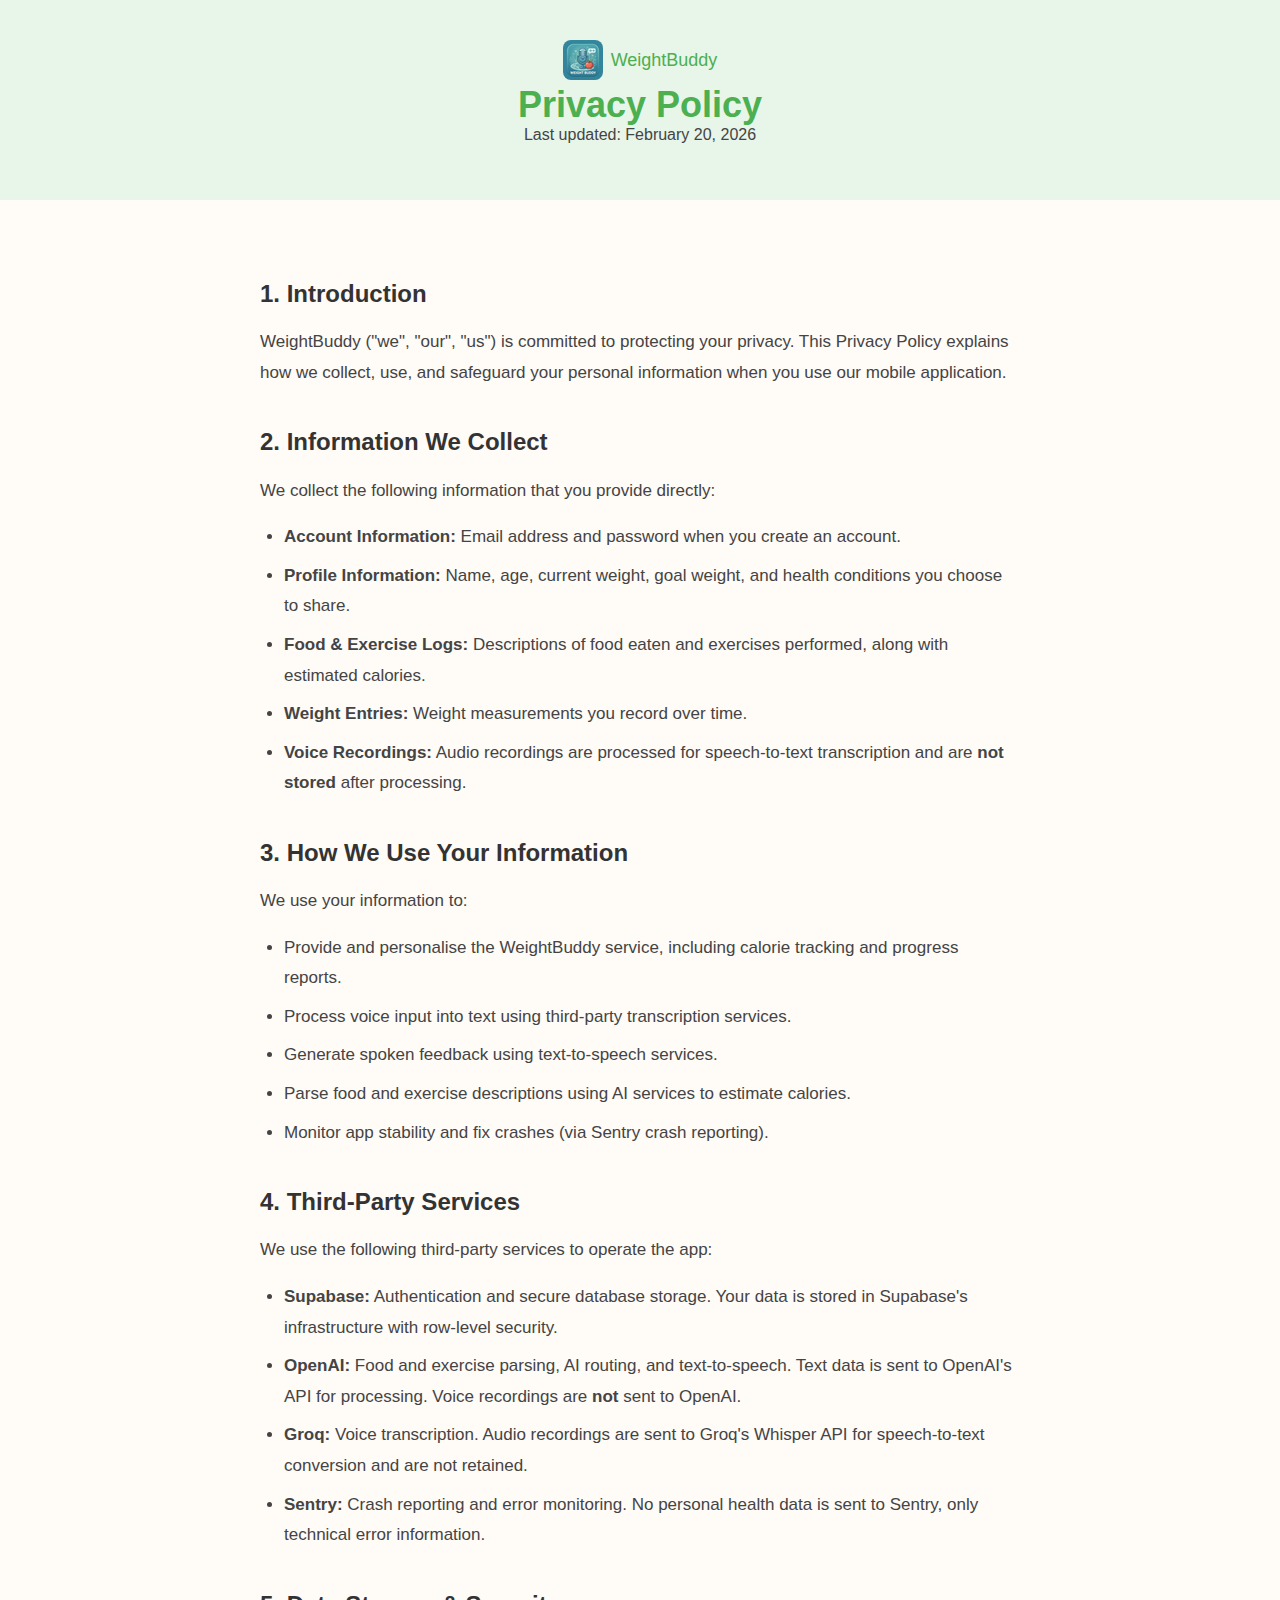
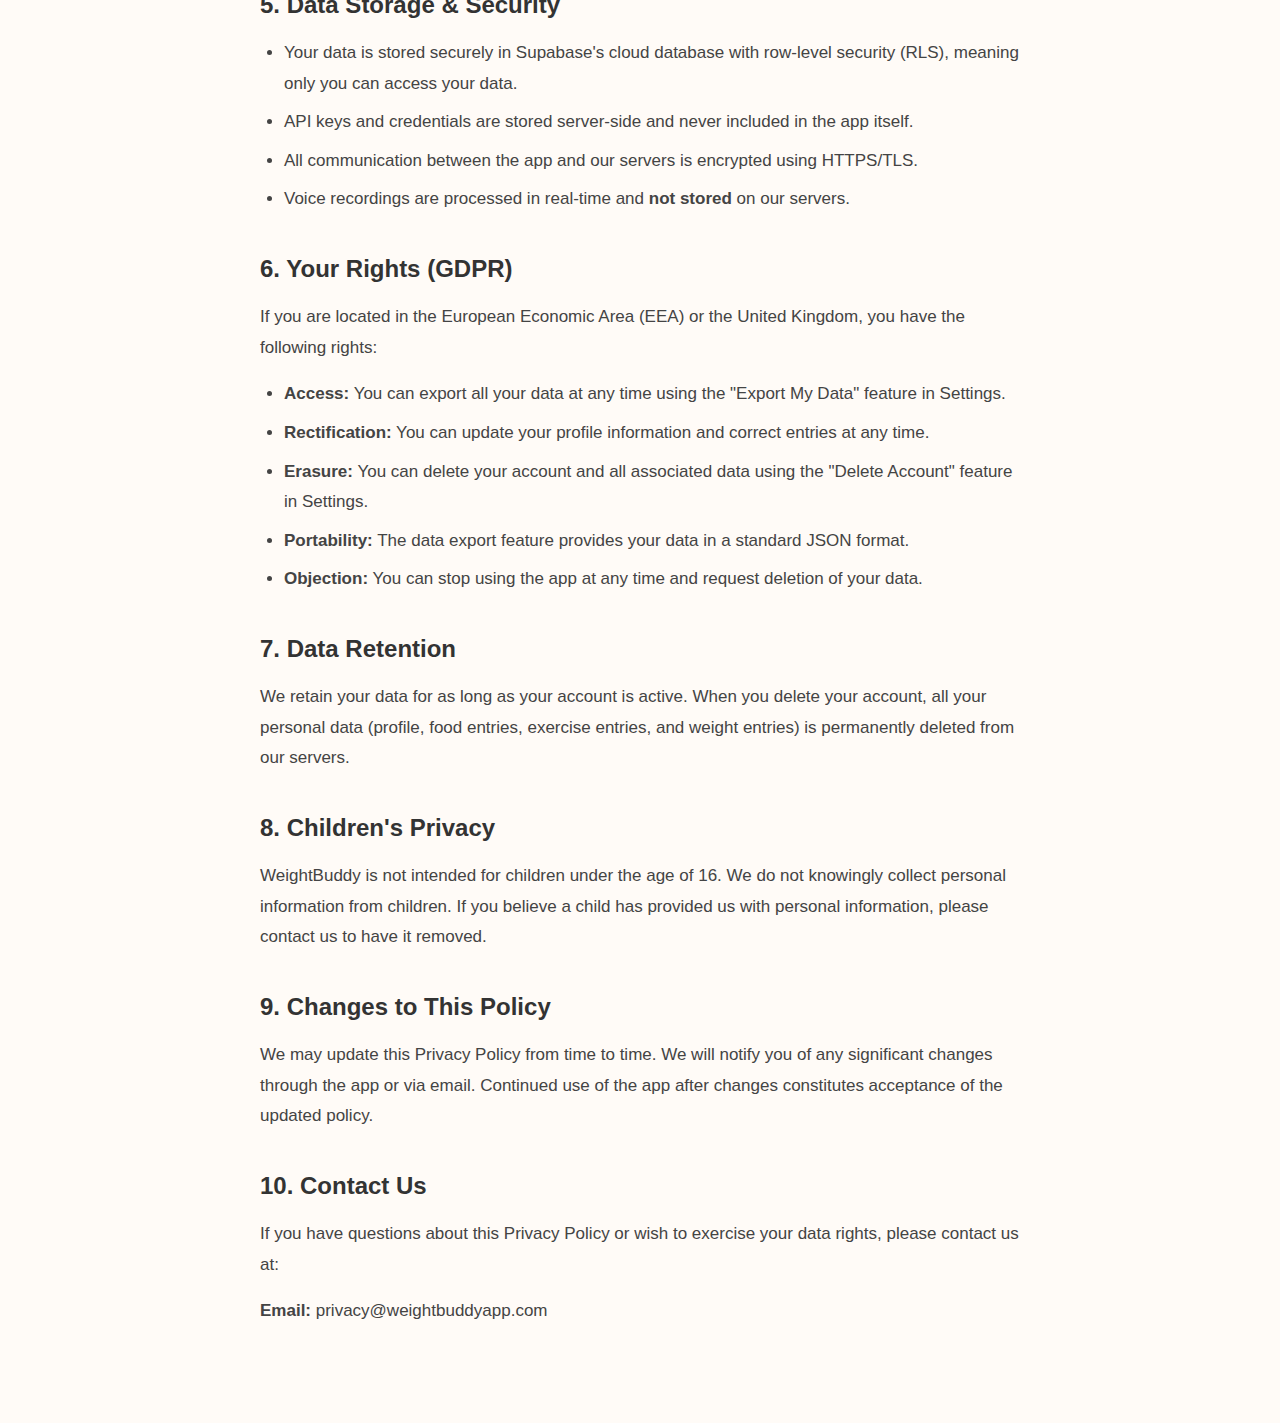
<file: privacy.html>
<!DOCTYPE html>
<html lang="en">
<head>
    <meta charset="UTF-8">
    <meta name="viewport" content="width=device-width, initial-scale=1.0">
    <title>Privacy Policy - WeightBuddy</title>
    <link rel="icon" type="image/png" href="/favicon.png">
    <link rel="apple-touch-icon" href="/apple-touch-icon.png">
    <style>
        * { margin: 0; padding: 0; box-sizing: border-box; }
        body { font-family: -apple-system, BlinkMacSystemFont, 'Segoe UI', Roboto, sans-serif; color: #1A1A1A; background: #FFFBF7; }
        .header { text-align: center; padding: 40px 20px; background: #E8F5E9; }
        .header h1 { font-size: 36px; color: #4CAF50; }
        .header a { color: #4CAF50; text-decoration: none; font-size: 18px; }
        .content { max-width: 800px; margin: 0 auto; padding: 40px 20px 80px; line-height: 1.8; font-size: 17px; }
        h2 { font-size: 24px; margin: 32px 0 12px; color: #333; }
        p, ul { margin-bottom: 16px; color: #444; }
        ul { padding-left: 24px; }
        li { margin-bottom: 8px; }
    </style>
</head>
<body>
    <div class="header">
        <a href="/" style="display:inline-flex;align-items:center;gap:8px;"><img src="/logo-40.png" alt="" width="40" height="40" style="border-radius:8px;vertical-align:middle;"> WeightBuddy</a>
        <h1>Privacy Policy</h1>
        <p>Last updated: February 20, 2026</p>
    </div>

    <div class="content">
        <h2>1. Introduction</h2>
        <p>WeightBuddy ("we", "our", "us") is committed to protecting your privacy. This Privacy Policy explains how we collect, use, and safeguard your personal information when you use our mobile application.</p>

        <h2>2. Information We Collect</h2>
        <p>We collect the following information that you provide directly:</p>
        <ul>
            <li><strong>Account Information:</strong> Email address and password when you create an account.</li>
            <li><strong>Profile Information:</strong> Name, age, current weight, goal weight, and health conditions you choose to share.</li>
            <li><strong>Food & Exercise Logs:</strong> Descriptions of food eaten and exercises performed, along with estimated calories.</li>
            <li><strong>Weight Entries:</strong> Weight measurements you record over time.</li>
            <li><strong>Voice Recordings:</strong> Audio recordings are processed for speech-to-text transcription and are <strong>not stored</strong> after processing.</li>
        </ul>

        <h2>3. How We Use Your Information</h2>
        <p>We use your information to:</p>
        <ul>
            <li>Provide and personalise the WeightBuddy service, including calorie tracking and progress reports.</li>
            <li>Process voice input into text using third-party transcription services.</li>
            <li>Generate spoken feedback using text-to-speech services.</li>
            <li>Parse food and exercise descriptions using AI services to estimate calories.</li>
            <li>Monitor app stability and fix crashes (via Sentry crash reporting).</li>
        </ul>

        <h2>4. Third-Party Services</h2>
        <p>We use the following third-party services to operate the app:</p>
        <ul>
            <li><strong>Supabase:</strong> Authentication and secure database storage. Your data is stored in Supabase's infrastructure with row-level security.</li>
            <li><strong>OpenAI:</strong> Food and exercise parsing, AI routing, and text-to-speech. Text data is sent to OpenAI's API for processing. Voice recordings are <strong>not</strong> sent to OpenAI.</li>
            <li><strong>Groq:</strong> Voice transcription. Audio recordings are sent to Groq's Whisper API for speech-to-text conversion and are not retained.</li>
            <li><strong>Sentry:</strong> Crash reporting and error monitoring. No personal health data is sent to Sentry, only technical error information.</li>
        </ul>

        <h2>5. Data Storage & Security</h2>
        <ul>
            <li>Your data is stored securely in Supabase's cloud database with row-level security (RLS), meaning only you can access your data.</li>
            <li>API keys and credentials are stored server-side and never included in the app itself.</li>
            <li>All communication between the app and our servers is encrypted using HTTPS/TLS.</li>
            <li>Voice recordings are processed in real-time and <strong>not stored</strong> on our servers.</li>
        </ul>

        <h2>6. Your Rights (GDPR)</h2>
        <p>If you are located in the European Economic Area (EEA) or the United Kingdom, you have the following rights:</p>
        <ul>
            <li><strong>Access:</strong> You can export all your data at any time using the "Export My Data" feature in Settings.</li>
            <li><strong>Rectification:</strong> You can update your profile information and correct entries at any time.</li>
            <li><strong>Erasure:</strong> You can delete your account and all associated data using the "Delete Account" feature in Settings.</li>
            <li><strong>Portability:</strong> The data export feature provides your data in a standard JSON format.</li>
            <li><strong>Objection:</strong> You can stop using the app at any time and request deletion of your data.</li>
        </ul>

        <h2>7. Data Retention</h2>
        <p>We retain your data for as long as your account is active. When you delete your account, all your personal data (profile, food entries, exercise entries, and weight entries) is permanently deleted from our servers.</p>

        <h2>8. Children's Privacy</h2>
        <p>WeightBuddy is not intended for children under the age of 16. We do not knowingly collect personal information from children. If you believe a child has provided us with personal information, please contact us to have it removed.</p>

        <h2>9. Changes to This Policy</h2>
        <p>We may update this Privacy Policy from time to time. We will notify you of any significant changes through the app or via email. Continued use of the app after changes constitutes acceptance of the updated policy.</p>

        <h2>10. Contact Us</h2>
        <p>If you have questions about this Privacy Policy or wish to exercise your data rights, please contact us at:</p>
        <p><strong>Email:</strong> privacy@weightbuddyapp.com</p>
    </div>
</body>
</html>
</file>
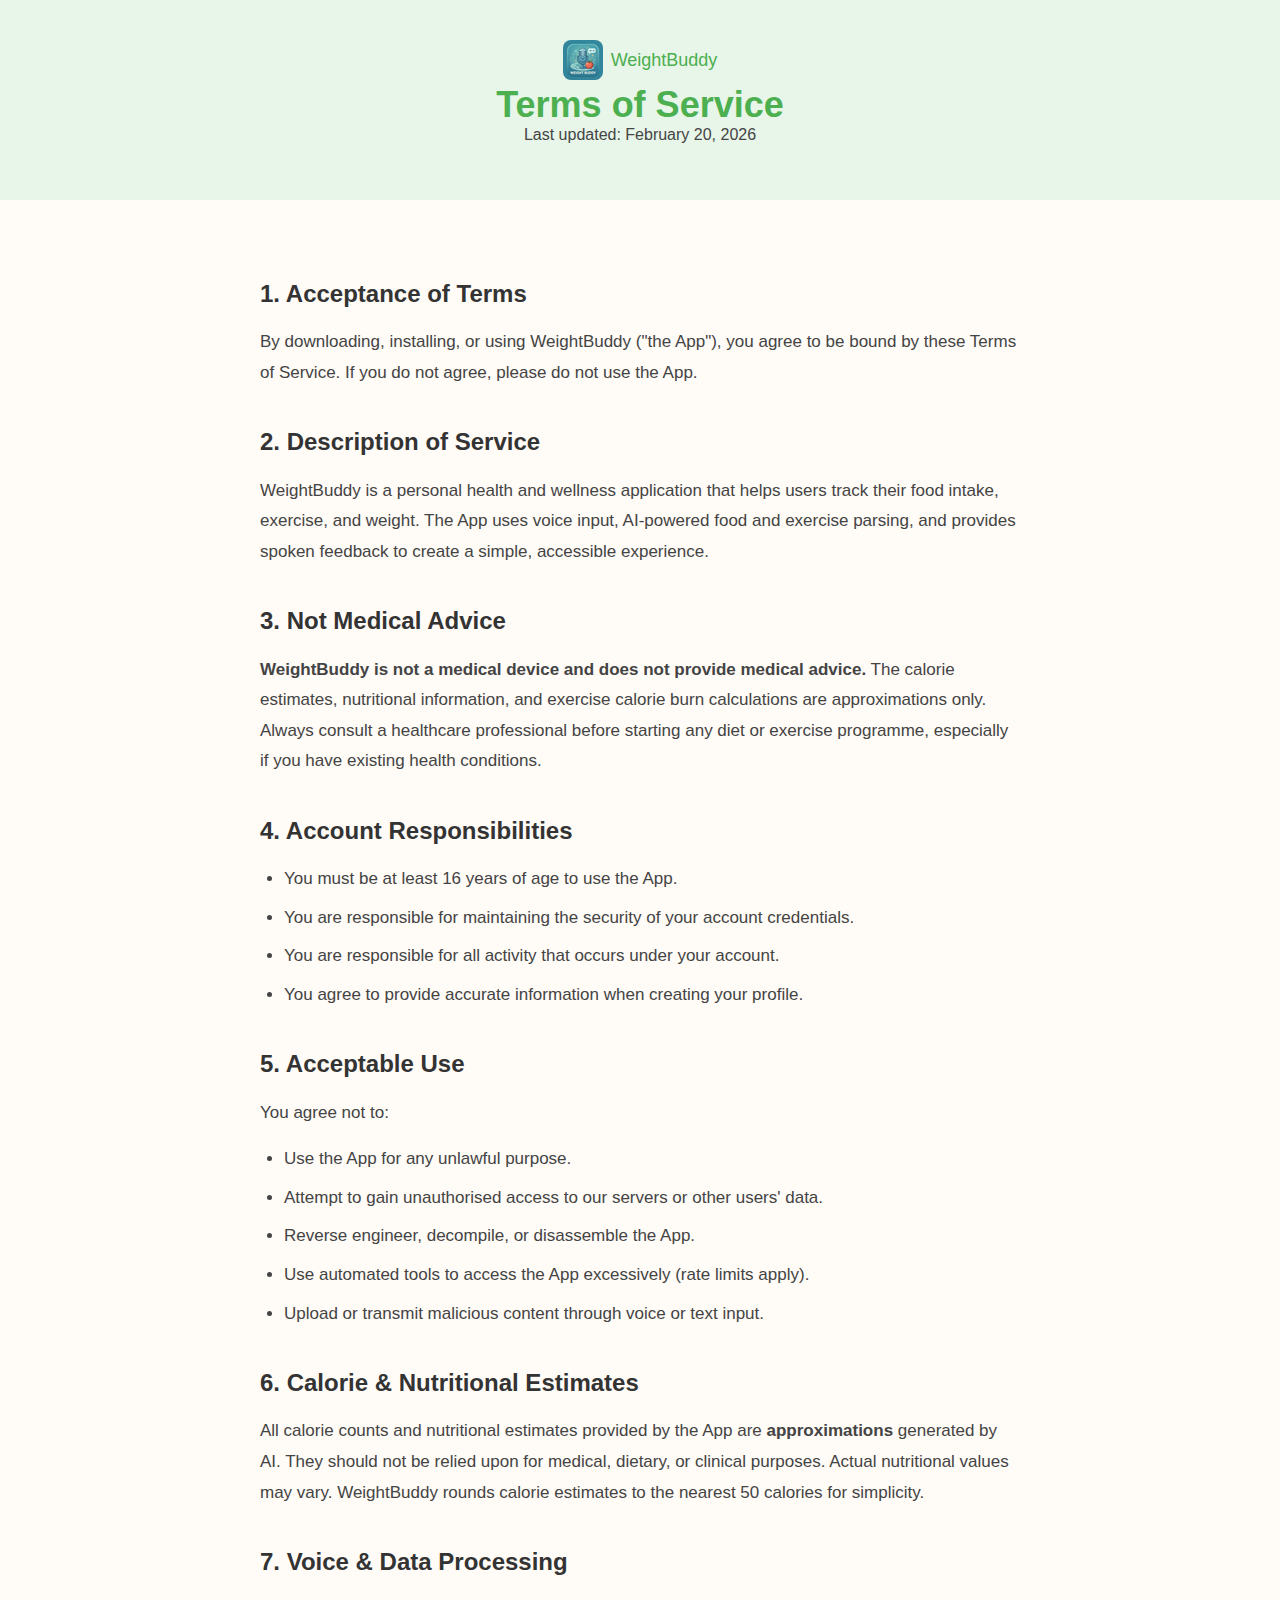
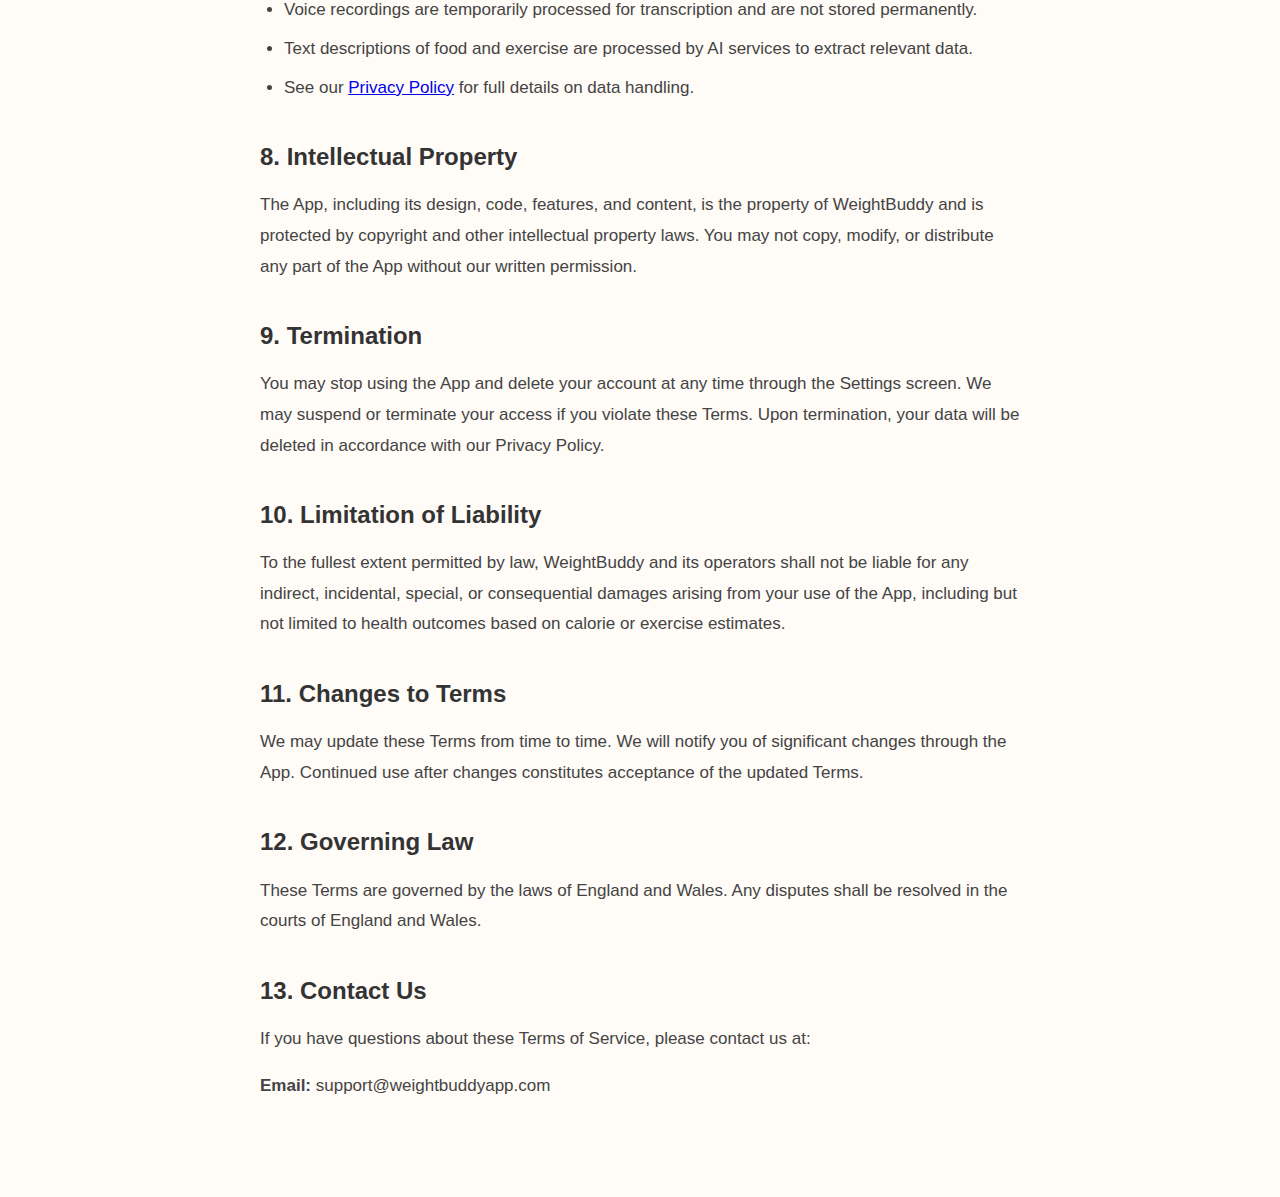
<file: terms.html>
<!DOCTYPE html>
<html lang="en">
<head>
    <meta charset="UTF-8">
    <meta name="viewport" content="width=device-width, initial-scale=1.0">
    <title>Terms of Service - WeightBuddy</title>
    <link rel="icon" type="image/png" href="/favicon.png">
    <link rel="apple-touch-icon" href="/apple-touch-icon.png">
    <style>
        * { margin: 0; padding: 0; box-sizing: border-box; }
        body { font-family: -apple-system, BlinkMacSystemFont, 'Segoe UI', Roboto, sans-serif; color: #1A1A1A; background: #FFFBF7; }
        .header { text-align: center; padding: 40px 20px; background: #E8F5E9; }
        .header h1 { font-size: 36px; color: #4CAF50; }
        .header a { color: #4CAF50; text-decoration: none; font-size: 18px; }
        .content { max-width: 800px; margin: 0 auto; padding: 40px 20px 80px; line-height: 1.8; font-size: 17px; }
        h2 { font-size: 24px; margin: 32px 0 12px; color: #333; }
        p, ul { margin-bottom: 16px; color: #444; }
        ul { padding-left: 24px; }
        li { margin-bottom: 8px; }
    </style>
</head>
<body>
    <div class="header">
        <a href="/" style="display:inline-flex;align-items:center;gap:8px;"><img src="/logo-40.png" alt="" width="40" height="40" style="border-radius:8px;vertical-align:middle;"> WeightBuddy</a>
        <h1>Terms of Service</h1>
        <p>Last updated: February 20, 2026</p>
    </div>

    <div class="content">
        <h2>1. Acceptance of Terms</h2>
        <p>By downloading, installing, or using WeightBuddy ("the App"), you agree to be bound by these Terms of Service. If you do not agree, please do not use the App.</p>

        <h2>2. Description of Service</h2>
        <p>WeightBuddy is a personal health and wellness application that helps users track their food intake, exercise, and weight. The App uses voice input, AI-powered food and exercise parsing, and provides spoken feedback to create a simple, accessible experience.</p>

        <h2>3. Not Medical Advice</h2>
        <p><strong>WeightBuddy is not a medical device and does not provide medical advice.</strong> The calorie estimates, nutritional information, and exercise calorie burn calculations are approximations only. Always consult a healthcare professional before starting any diet or exercise programme, especially if you have existing health conditions.</p>

        <h2>4. Account Responsibilities</h2>
        <ul>
            <li>You must be at least 16 years of age to use the App.</li>
            <li>You are responsible for maintaining the security of your account credentials.</li>
            <li>You are responsible for all activity that occurs under your account.</li>
            <li>You agree to provide accurate information when creating your profile.</li>
        </ul>

        <h2>5. Acceptable Use</h2>
        <p>You agree not to:</p>
        <ul>
            <li>Use the App for any unlawful purpose.</li>
            <li>Attempt to gain unauthorised access to our servers or other users' data.</li>
            <li>Reverse engineer, decompile, or disassemble the App.</li>
            <li>Use automated tools to access the App excessively (rate limits apply).</li>
            <li>Upload or transmit malicious content through voice or text input.</li>
        </ul>

        <h2>6. Calorie & Nutritional Estimates</h2>
        <p>All calorie counts and nutritional estimates provided by the App are <strong>approximations</strong> generated by AI. They should not be relied upon for medical, dietary, or clinical purposes. Actual nutritional values may vary. WeightBuddy rounds calorie estimates to the nearest 50 calories for simplicity.</p>

        <h2>7. Voice & Data Processing</h2>
        <ul>
            <li>Voice recordings are temporarily processed for transcription and are not stored permanently.</li>
            <li>Text descriptions of food and exercise are processed by AI services to extract relevant data.</li>
            <li>See our <a href="/privacy.html">Privacy Policy</a> for full details on data handling.</li>
        </ul>

        <h2>8. Intellectual Property</h2>
        <p>The App, including its design, code, features, and content, is the property of WeightBuddy and is protected by copyright and other intellectual property laws. You may not copy, modify, or distribute any part of the App without our written permission.</p>

        <h2>9. Termination</h2>
        <p>You may stop using the App and delete your account at any time through the Settings screen. We may suspend or terminate your access if you violate these Terms. Upon termination, your data will be deleted in accordance with our Privacy Policy.</p>

        <h2>10. Limitation of Liability</h2>
        <p>To the fullest extent permitted by law, WeightBuddy and its operators shall not be liable for any indirect, incidental, special, or consequential damages arising from your use of the App, including but not limited to health outcomes based on calorie or exercise estimates.</p>

        <h2>11. Changes to Terms</h2>
        <p>We may update these Terms from time to time. We will notify you of significant changes through the App. Continued use after changes constitutes acceptance of the updated Terms.</p>

        <h2>12. Governing Law</h2>
        <p>These Terms are governed by the laws of England and Wales. Any disputes shall be resolved in the courts of England and Wales.</p>

        <h2>13. Contact Us</h2>
        <p>If you have questions about these Terms of Service, please contact us at:</p>
        <p><strong>Email:</strong> support@weightbuddyapp.com</p>
    </div>
</body>
</html>
</file>
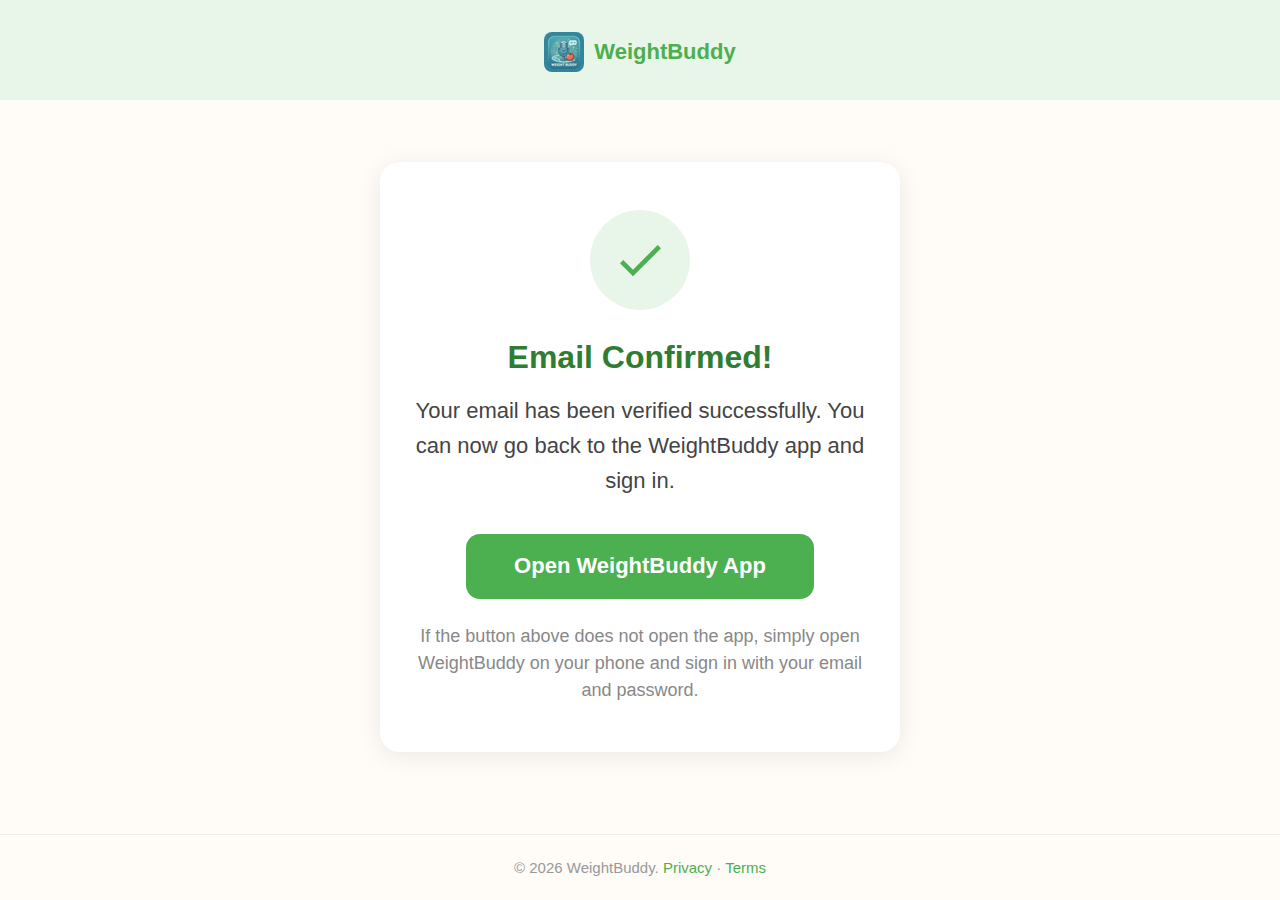
<file: auth/confirm.html>
<!DOCTYPE html>
<html lang="en">
<head>
    <meta charset="UTF-8">
    <meta name="viewport" content="width=device-width, initial-scale=1.0">
    <title>Email Confirmed - WeightBuddy</title>
    <link rel="icon" type="image/png" href="/favicon.png">
    <link rel="apple-touch-icon" href="/apple-touch-icon.png">
    <style>
        * { margin: 0; padding: 0; box-sizing: border-box; }
        body {
            font-family: -apple-system, BlinkMacSystemFont, 'Segoe UI', Roboto, sans-serif;
            color: #1A1A1A;
            background: #FFFBF7;
            min-height: 100vh;
            display: flex;
            flex-direction: column;
        }

        .header {
            text-align: center;
            padding: 32px 20px 24px;
            background: #E8F5E9;
        }
        .header a {
            color: #4CAF50;
            text-decoration: none;
            font-size: 22px;
            font-weight: 600;
            display: inline-flex;
            align-items: center;
            gap: 10px;
        }

        .main {
            flex: 1;
            display: flex;
            align-items: center;
            justify-content: center;
            padding: 40px 24px 60px;
        }

        .confirm-card {
            max-width: 520px;
            width: 100%;
            text-align: center;
            background: #fff;
            border-radius: 20px;
            padding: 48px 32px;
            box-shadow: 0 4px 24px rgba(0, 0, 0, 0.08);
        }

        .checkmark-circle {
            width: 100px;
            height: 100px;
            border-radius: 50%;
            background: #E8F5E9;
            display: flex;
            align-items: center;
            justify-content: center;
            margin: 0 auto 28px;
        }
        .checkmark-circle svg {
            width: 56px;
            height: 56px;
        }

        .confirm-title {
            font-size: 32px;
            font-weight: 700;
            color: #2E7D32;
            margin-bottom: 16px;
            line-height: 1.2;
        }

        .confirm-message {
            font-size: 22px;
            color: #444;
            line-height: 1.6;
            margin-bottom: 36px;
        }

        .open-app-btn {
            display: inline-block;
            background: #4CAF50;
            color: #fff;
            font-size: 22px;
            font-weight: 600;
            padding: 18px 48px;
            border-radius: 14px;
            text-decoration: none;
            border: none;
            cursor: pointer;
            transition: background 0.2s ease;
            min-height: 64px;
            line-height: 1.3;
        }
        .open-app-btn:hover {
            background: #43A047;
        }
        .open-app-btn:active {
            background: #388E3C;
        }

        .hint-text {
            font-size: 18px;
            color: #888;
            margin-top: 24px;
            line-height: 1.5;
        }

        .footer {
            text-align: center;
            padding: 24px 20px;
            color: #999;
            font-size: 15px;
            border-top: 1px solid #eee;
        }
        .footer a {
            color: #4CAF50;
            text-decoration: none;
        }

        @media (max-width: 480px) {
            .header {
                padding: 24px 16px 20px;
            }
            .main {
                padding: 24px 16px 40px;
            }
            .confirm-card {
                padding: 36px 20px;
                border-radius: 16px;
            }
            .checkmark-circle {
                width: 80px;
                height: 80px;
                margin-bottom: 20px;
            }
            .checkmark-circle svg {
                width: 44px;
                height: 44px;
            }
            .confirm-title {
                font-size: 28px;
            }
            .confirm-message {
                font-size: 20px;
                margin-bottom: 28px;
            }
            .open-app-btn {
                font-size: 20px;
                padding: 16px 36px;
                width: 100%;
            }
            .hint-text {
                font-size: 16px;
            }
        }
    </style>
</head>
<body>
    <div class="header">
        <a href="/">
            <img src="/logo-40.png" alt="" width="40" height="40" style="border-radius: 8px; vertical-align: middle;">
            WeightBuddy
        </a>
    </div>

    <div class="main">
        <div class="confirm-card">
            <div class="checkmark-circle">
                <svg viewBox="0 0 24 24" fill="#4CAF50">
                    <path d="M9 16.17L4.83 12l-1.42 1.41L9 19 21 7l-1.41-1.41L9 16.17z"/>
                </svg>
            </div>

            <h1 class="confirm-title">Email Confirmed!</h1>

            <p class="confirm-message">
                Your email has been verified successfully. You can now go back to the WeightBuddy app and sign in.
            </p>

            <a href="#" class="open-app-btn" id="openAppBtn">Open WeightBuddy App</a>

            <p class="hint-text">
                If the button above does not open the app, simply open WeightBuddy on your phone and sign in with your email and password.
            </p>
        </div>
    </div>

    <div class="footer">
        <p>&copy; 2026 WeightBuddy. <a href="/privacy.html">Privacy</a> &middot; <a href="/terms.html">Terms</a></p>
    </div>
</body>
</html>
</file>
<file: styles.css>
/* ============================================================
   WeightBuddy Landing Page - styles.css
   Design system: Plus Jakarta Sans, green primary (#4CAF50),
   warm cream background (#FFFBF7), accessible 50+ friendly
   ============================================================ */

/* ---------- CSS Variables ---------- */
:root {
  --color-primary: #4CAF50;
  --color-primary-dark: #388E3C;
  --color-primary-light: #E8F5E9;
  --color-primary-50: #F1F8E9;
  --color-cta: #FF6D00;
  --color-cta-hover: #E65100;
  --color-stars: #FFC107;
  --color-text: #1A1A1A;
  --color-text-secondary: #555;
  --color-text-muted: #888;
  --color-bg: #FFFBF7;
  --color-white: #fff;
  --color-border: #E0E0E0;
  --color-border-light: #F0F0F0;
  --color-footer-bg: #1A1A1A;
  --color-footer-text: #aaa;
  --font-family: 'Plus Jakarta Sans', -apple-system, BlinkMacSystemFont, 'Segoe UI', Roboto, sans-serif;
  --radius-sm: 8px;
  --radius-md: 12px;
  --radius-lg: 16px;
  --radius-xl: 20px;
  --radius-full: 9999px;
  --shadow-sm: 0 1px 3px rgba(0,0,0,0.08);
  --shadow-md: 0 4px 12px rgba(0,0,0,0.08);
  --shadow-lg: 0 8px 30px rgba(0,0,0,0.1);
  --shadow-xl: 0 20px 60px rgba(0,0,0,0.12);
  --transition: 0.3s cubic-bezier(0.25, 0.1, 0.25, 1);
}

/* ---------- Reset ---------- */
*, *::before, *::after { margin: 0; padding: 0; box-sizing: border-box; }
html { scroll-behavior: smooth; }
body {
  font-family: var(--font-family);
  color: var(--color-text);
  background: var(--color-bg);
  line-height: 1.6;
  -webkit-font-smoothing: antialiased;
}
a { text-decoration: none; color: inherit; }
ul, ol { list-style: none; }
img { max-width: 100%; display: block; }
button { font-family: inherit; cursor: pointer; border: none; background: none; }

/* ---------- Container ---------- */
.container {
  max-width: 1140px;
  margin: 0 auto;
  padding: 0 24px;
}

/* ---------- Section Header ---------- */
.section-header {
  text-align: center;
  margin-bottom: 56px;
}
.section-label {
  display: inline-block;
  font-size: 14px;
  font-weight: 700;
  text-transform: uppercase;
  letter-spacing: 0.08em;
  color: var(--color-primary);
  background: var(--color-primary-light);
  padding: 6px 16px;
  border-radius: var(--radius-full);
  margin-bottom: 16px;
}
.section-title {
  font-size: 2.75rem;
  font-weight: 800;
  line-height: 1.15;
  margin-bottom: 16px;
  color: var(--color-text);
}
.section-subtitle {
  font-size: 1.125rem;
  color: var(--color-text-secondary);
  max-width: 600px;
  margin: 0 auto;
  line-height: 1.7;
}

/* ============================================================
   BUTTONS
   ============================================================ */
.btn {
  display: inline-flex;
  align-items: center;
  justify-content: center;
  gap: 10px;
  font-weight: 600;
  font-size: 1rem;
  border-radius: var(--radius-full);
  padding: 14px 28px;
  transition: all var(--transition);
  border: 2px solid transparent;
  white-space: nowrap;
}
.btn-lg { padding: 16px 32px; font-size: 1.05rem; }
.btn-primary {
  background: var(--color-text);
  color: var(--color-white);
}
.btn-primary:hover {
  background: #333;
  transform: translateY(-2px);
  box-shadow: var(--shadow-lg);
}
.btn-secondary {
  background: transparent;
  color: var(--color-text);
  border-color: var(--color-border);
}
.btn-secondary:hover {
  border-color: var(--color-text);
  transform: translateY(-2px);
}
.btn-white {
  background: var(--color-white);
  color: var(--color-primary-dark);
  box-shadow: 0 4px 20px rgba(0,0,0,0.15);
}
.btn-white:hover {
  background: #f5f5f5;
  transform: translateY(-2px);
  box-shadow: 0 8px 32px rgba(0,0,0,0.2);
}
.btn-outline-white {
  background: transparent;
  color: var(--color-white);
  border-color: rgba(255,255,255,0.4);
}
.btn-outline-white:hover {
  background: rgba(255,255,255,0.12);
  border-color: rgba(255,255,255,0.7);
}

/* ============================================================
   NAVBAR
   ============================================================ */
.navbar {
  position: fixed;
  top: 0;
  left: 0;
  right: 0;
  z-index: 1000;
  padding: 16px 0;
  transition: all var(--transition);
  background: transparent;
}
.navbar.scrolled {
  background: rgba(255,255,255,0.95);
  backdrop-filter: blur(10px);
  box-shadow: 0 1px 10px rgba(0,0,0,0.06);
  padding: 10px 0;
}
.nav-container {
  display: flex;
  align-items: center;
  justify-content: space-between;
}
.nav-logo {
  display: flex;
  align-items: center;
  gap: 10px;
}
.nav-logo-text {
  font-size: 1.25rem;
  font-weight: 800;
  color: var(--color-text);
}
.nav-links {
  display: flex;
  align-items: center;
  gap: 32px;
}
.nav-links a {
  font-size: 0.95rem;
  font-weight: 500;
  color: var(--color-text-secondary);
  transition: color var(--transition);
}
.nav-links a:hover,
.nav-links a.active {
  color: var(--color-primary);
}
.nav-cta {
  background: var(--color-primary) !important;
  color: var(--color-white) !important;
  padding: 10px 22px;
  border-radius: var(--radius-full);
  font-weight: 600 !important;
}
.nav-cta:hover {
  background: var(--color-primary-dark) !important;
}
.nav-hamburger {
  display: none;
  flex-direction: column;
  gap: 5px;
  width: 28px;
  padding: 4px 0;
  z-index: 1001;
}
.nav-hamburger span {
  display: block;
  height: 2.5px;
  background: var(--color-text);
  border-radius: 2px;
  transition: all var(--transition);
}

/* ============================================================
   HERO
   ============================================================ */
.hero {
  padding: 140px 0 80px;
  background: linear-gradient(180deg, var(--color-primary-light) 0%, var(--color-bg) 100%);
  overflow: hidden;
}
.hero-container {
  display: grid;
  grid-template-columns: 1fr 1fr;
  gap: 48px;
  align-items: center;
}
.hero-badge {
  display: inline-flex;
  align-items: center;
  gap: 8px;
  font-size: 0.875rem;
  font-weight: 600;
  color: var(--color-primary-dark);
  background: var(--color-white);
  padding: 8px 18px;
  border-radius: var(--radius-full);
  margin-bottom: 24px;
  box-shadow: var(--shadow-sm);
}
.hero-title {
  font-size: 3.5rem;
  font-weight: 800;
  line-height: 1.1;
  margin-bottom: 20px;
  color: var(--color-text);
}
.text-gradient {
  background: linear-gradient(135deg, var(--color-primary) 0%, #66BB6A 100%);
  -webkit-background-clip: text;
  -webkit-text-fill-color: transparent;
  background-clip: text;
}
.hero-subtitle {
  font-size: 1.2rem;
  color: var(--color-text-secondary);
  line-height: 1.7;
  margin-bottom: 32px;
  max-width: 500px;
}
.hero-ctas {
  display: flex;
  gap: 14px;
  flex-wrap: wrap;
  margin-bottom: 20px;
}
.hero-trust {
  font-size: 0.875rem;
  color: var(--color-text-muted);
}

/* Hero Phone Mockup */
.hero-visual {
  display: flex;
  justify-content: center;
  position: relative;
}
.phone-mockup {
  width: 280px;
  height: 572px;
  background: #1A1A1A;
  border-radius: 44px;
  padding: 12px;
  position: relative;
  box-shadow: var(--shadow-xl), inset 0 0 0 2px #333;
}
.phone-notch {
  position: absolute;
  top: 10px;
  left: 50%;
  transform: translateX(-50%);
  width: 100px;
  height: 28px;
  background: #1A1A1A;
  border-radius: 20px;
  z-index: 10;
}
.phone-screen {
  width: 100%;
  height: 100%;
  background: var(--color-bg);
  border-radius: 34px;
  overflow: hidden;
}
.phone-placeholder {
  display: flex;
  flex-direction: column;
  height: 100%;
  padding-top: 44px;
}
.phone-placeholder-header {
  padding: 16px;
}
.ph-cal-card {
  background: var(--color-primary);
  border-radius: var(--radius-md);
  padding: 16px;
  text-align: center;
  color: var(--color-white);
}
.ph-cal-number {
  display: block;
  font-size: 2rem;
  font-weight: 800;
  line-height: 1;
  margin-bottom: 4px;
}
.ph-cal-label {
  font-size: 0.75rem;
  opacity: 0.85;
}
.phone-placeholder-cols {
  display: grid;
  grid-template-columns: 1fr 1fr;
  gap: 10px;
  padding: 0 16px;
  flex: 1;
}
.ph-col-title {
  font-size: 0.75rem;
  font-weight: 700;
  color: var(--color-text-muted);
  text-transform: uppercase;
  letter-spacing: 0.06em;
  margin-bottom: 8px;
}
.ph-item {
  font-size: 0.7rem;
  background: var(--color-white);
  padding: 8px 10px;
  border-radius: var(--radius-sm);
  margin-bottom: 6px;
  display: flex;
  justify-content: space-between;
  color: var(--color-text-secondary);
  box-shadow: var(--shadow-sm);
}
.ph-item span {
  font-weight: 700;
  color: var(--color-primary);
}
.phone-placeholder-mic {
  padding: 16px;
  text-align: center;
}
.ph-mic-btn {
  width: 56px;
  height: 56px;
  background: var(--color-primary);
  border-radius: 50%;
  display: flex;
  align-items: center;
  justify-content: center;
  margin: 0 auto 8px;
  box-shadow: 0 4px 16px rgba(76,175,80,0.35);
}
.ph-mic-label {
  font-size: 0.7rem;
  color: var(--color-text-muted);
}

/* ============================================================
   SOCIAL PROOF
   ============================================================ */
.social-proof {
  padding: 40px 0;
  background: var(--color-white);
  border-top: 1px solid var(--color-border-light);
  border-bottom: 1px solid var(--color-border-light);
}
.social-proof-container {
  display: flex;
  align-items: center;
  justify-content: center;
  gap: 48px;
  flex-wrap: wrap;
}
.proof-item { text-align: center; }
.proof-number {
  display: block;
  font-size: 2rem;
  font-weight: 800;
  color: var(--color-primary);
  line-height: 1;
  margin-bottom: 4px;
}
.proof-stars {
  display: flex;
  justify-content: center;
  gap: 2px;
  margin-bottom: 4px;
}
.proof-label {
  font-size: 0.875rem;
  color: var(--color-text-muted);
  font-weight: 500;
}
.proof-divider {
  width: 1px;
  height: 40px;
  background: var(--color-border);
}

/* ============================================================
   HOW IT WORKS
   ============================================================ */
.how-it-works {
  padding: 96px 0;
  background: var(--color-bg);
}
.steps {
  display: flex;
  align-items: flex-start;
  justify-content: center;
  gap: 0;
}
.step {
  text-align: center;
  padding: 24px 20px;
  max-width: 320px;
  flex: 1;
}
.step-number {
  width: 56px;
  height: 56px;
  border-radius: 50%;
  background: var(--color-primary);
  color: var(--color-white);
  font-size: 1.5rem;
  font-weight: 800;
  display: flex;
  align-items: center;
  justify-content: center;
  margin: 0 auto 20px;
  box-shadow: 0 4px 16px rgba(76,175,80,0.25);
  position: relative;
}
.step-number::after {
  content: '';
  position: absolute;
  inset: -6px;
  border-radius: 50%;
  border: 2px dashed rgba(76,175,80,0.2);
}
.step-icon {
  margin-bottom: 16px;
}
.step-title {
  font-size: 1.25rem;
  font-weight: 700;
  margin-bottom: 8px;
}
.step-desc {
  font-size: 0.95rem;
  color: var(--color-text-secondary);
  line-height: 1.6;
  margin-bottom: 20px;
}
.step-bubble {
  display: inline-block;
  background: var(--color-white);
  border-radius: var(--radius-lg);
  padding: 12px 18px;
  font-size: 0.85rem;
  color: var(--color-text-secondary);
  font-style: italic;
  box-shadow: var(--shadow-md);
  position: relative;
}
.step-bubble::before {
  content: '';
  position: absolute;
  top: -7px;
  left: 50%;
  transform: translateX(-50%) rotate(45deg);
  width: 14px;
  height: 14px;
  background: var(--color-white);
  box-shadow: -1px -1px 2px rgba(0,0,0,0.03);
}
.step-bubble-reply {
  background: var(--color-primary-light);
  border: 1px solid rgba(76,175,80,0.15);
}
.step-bubble-reply::before {
  background: var(--color-primary-light);
}
.step-connector {
  display: flex;
  align-items: center;
  padding-top: 56px;
}

/* ============================================================
   FEATURES
   ============================================================ */
.features {
  padding: 96px 0;
  background: var(--color-white);
}
.feature-row {
  display: grid;
  grid-template-columns: 1fr 1fr;
  gap: 56px;
  align-items: center;
  margin-bottom: 80px;
}
.feature-row:last-child { margin-bottom: 0; }
.feature-row-reverse { direction: rtl; }
.feature-row-reverse > * { direction: ltr; }

.feature-title {
  font-size: 1.75rem;
  font-weight: 800;
  margin-bottom: 14px;
  line-height: 1.2;
}
.feature-desc {
  font-size: 1rem;
  color: var(--color-text-secondary);
  line-height: 1.7;
  margin-bottom: 24px;
}
.feature-list {
  display: flex;
  flex-direction: column;
  gap: 14px;
}
.feature-list li {
  display: flex;
  align-items: flex-start;
  gap: 12px;
  font-size: 0.95rem;
  color: var(--color-text-secondary);
  line-height: 1.5;
}
.feature-list li svg {
  flex-shrink: 0;
  margin-top: 2px;
}

/* Feature Phone Placeholder */
.feature-visual {
  display: flex;
  justify-content: center;
  align-items: center;
}
.feature-phone {
  width: 240px;
  height: 480px;
  background: #1A1A1A;
  border-radius: 38px;
  padding: 10px;
  box-shadow: var(--shadow-xl);
}
.feature-phone-placeholder {
  width: 100%;
  height: 100%;
  background: var(--color-bg);
  border-radius: 30px;
  display: flex;
  flex-direction: column;
  align-items: center;
  justify-content: center;
  gap: 16px;
  text-align: center;
  color: var(--color-text-muted);
  font-size: 0.85rem;
  padding: 20px;
}

/* Voice Bubbles (Feature 4) */
.feature-visual-quotes {
  display: flex;
  flex-direction: column;
  gap: 16px;
  max-width: 400px;
}
.voice-bubble {
  background: var(--color-primary-light);
  border-radius: var(--radius-lg);
  padding: 18px 22px;
  font-size: 0.95rem;
  color: var(--color-text-secondary);
  font-style: italic;
  box-shadow: var(--shadow-sm);
  border-left: 4px solid var(--color-primary);
  transition: transform var(--transition);
}
.voice-bubble:hover {
  transform: translateX(4px);
}

/* Accessibility Demo (Feature 5) */
.accessibility-demo {
  display: flex;
  justify-content: center;
}
.ad-comparison {
  display: flex;
  gap: 20px;
  align-items: stretch;
}
.ad-bad, .ad-good {
  padding: 28px;
  border-radius: var(--radius-lg);
  text-align: center;
  display: flex;
  flex-direction: column;
  align-items: center;
  gap: 14px;
  min-width: 160px;
}
.ad-bad {
  background: #FFF3F0;
  border: 2px solid #FFCDD2;
}
.ad-good {
  background: var(--color-primary-light);
  border: 2px solid rgba(76,175,80,0.3);
}
.ad-label {
  font-size: 0.75rem;
  font-weight: 700;
  text-transform: uppercase;
  letter-spacing: 0.05em;
  color: var(--color-text-muted);
}
.ad-text-small {
  font-size: 0.65rem;
  color: #aaa;
}
.ad-text-large {
  font-size: 1.25rem;
  font-weight: 700;
  color: var(--color-text);
}
.ad-btn-small {
  font-size: 0.6rem;
  padding: 4px 10px;
  background: #ccc;
  border-radius: 4px;
  color: #888;
}
.ad-btn-large {
  font-size: 1rem;
  font-weight: 600;
  padding: 14px 28px;
  background: var(--color-primary);
  color: var(--color-white);
  border-radius: var(--radius-full);
}

/* ============================================================
   WHO IT'S FOR
   ============================================================ */
.who-its-for {
  padding: 96px 0;
  background: linear-gradient(180deg, var(--color-bg) 0%, var(--color-primary-50) 100%);
}
.persona-grid {
  display: grid;
  grid-template-columns: repeat(2, 1fr);
  gap: 24px;
}
.persona-card {
  background: var(--color-white);
  border-radius: var(--radius-xl);
  padding: 32px;
  box-shadow: var(--shadow-md);
  border: 1px solid var(--color-border-light);
  transition: all var(--transition);
}
.persona-card:hover {
  box-shadow: var(--shadow-lg);
  transform: translateY(-4px);
}
.persona-icon {
  width: 56px;
  height: 56px;
  background: var(--color-primary-light);
  border-radius: var(--radius-md);
  display: flex;
  align-items: center;
  justify-content: center;
  margin-bottom: 16px;
}
.persona-title {
  font-size: 1.2rem;
  font-weight: 700;
  margin-bottom: 8px;
}
.persona-desc {
  font-size: 0.95rem;
  color: var(--color-text-secondary);
  line-height: 1.6;
}

/* ============================================================
   TESTIMONIALS CAROUSEL
   ============================================================ */
.testimonials {
  padding: 96px 0;
  background: var(--color-white);
  overflow: hidden;
}
.carousel {
  position: relative;
}
.carousel-track {
  display: flex;
  gap: 24px;
  overflow-x: auto;
  scroll-snap-type: x mandatory;
  -webkit-overflow-scrolling: touch;
  scrollbar-width: none;
  padding: 8px 0 8px;
}
.carousel-track::-webkit-scrollbar { display: none; }

.testimonial-card {
  min-width: 340px;
  max-width: 340px;
  flex-shrink: 0;
  scroll-snap-align: start;
  background: var(--color-bg);
  border-radius: var(--radius-xl);
  padding: 28px;
  border: 1px solid var(--color-border-light);
  transition: all var(--transition);
}
.testimonial-card:hover {
  box-shadow: var(--shadow-md);
}
.tc-stars {
  display: flex;
  gap: 2px;
  margin-bottom: 16px;
}
.tc-quote {
  font-size: 0.95rem;
  color: var(--color-text-secondary);
  line-height: 1.7;
  margin-bottom: 20px;
  font-style: italic;
}
.tc-quote::before {
  content: '\201C';
  font-size: 1.5rem;
  color: var(--color-primary);
  font-weight: 800;
  line-height: 0;
  vertical-align: -0.25em;
  margin-right: 4px;
  font-style: normal;
}
.tc-author {
  display: flex;
  align-items: center;
  gap: 12px;
}
.tc-avatar {
  width: 44px;
  height: 44px;
  border-radius: 50%;
  background: var(--color-primary-light);
  display: flex;
  align-items: center;
  justify-content: center;
  font-size: 1.1rem;
  font-weight: 700;
  color: var(--color-primary-dark);
  flex-shrink: 0;
}
.tc-name {
  display: block;
  font-weight: 600;
  font-size: 0.95rem;
}
.tc-result {
  display: block;
  font-size: 0.8rem;
  color: var(--color-primary);
  font-weight: 600;
}

/* Carousel Dots */
.carousel-dots {
  display: flex;
  justify-content: center;
  gap: 8px;
  margin-top: 28px;
}
.carousel-dot {
  width: 10px;
  height: 10px;
  border-radius: 50%;
  background: var(--color-border);
  border: none;
  cursor: pointer;
  transition: all var(--transition);
  padding: 0;
}
.carousel-dot:hover {
  background: var(--color-primary-light);
  transform: scale(1.2);
}
.carousel-dot.active {
  background: var(--color-primary);
  width: 28px;
  border-radius: var(--radius-full);
}

/* ============================================================
   FAQ
   ============================================================ */
.faq {
  padding: 96px 0;
  background: var(--color-bg);
}
.faq-list {
  max-width: 720px;
  margin: 0 auto;
  display: flex;
  flex-direction: column;
  gap: 12px;
}
.faq-item {
  background: var(--color-white);
  border-radius: var(--radius-lg);
  border: 1px solid var(--color-border-light);
  overflow: hidden;
  transition: box-shadow var(--transition);
}
.faq-item:hover {
  box-shadow: var(--shadow-sm);
}
.faq-item.open {
  box-shadow: var(--shadow-md);
  border-color: rgba(76,175,80,0.2);
}
.faq-question {
  width: 100%;
  display: flex;
  align-items: center;
  justify-content: space-between;
  gap: 16px;
  padding: 20px 24px;
  font-size: 1.05rem;
  font-weight: 600;
  color: var(--color-text);
  text-align: left;
  transition: color var(--transition);
}
.faq-question:hover {
  color: var(--color-primary);
}
.faq-chevron {
  flex-shrink: 0;
  transition: transform var(--transition);
}
.faq-item.open .faq-chevron {
  transform: rotate(180deg);
  color: var(--color-primary);
}
.faq-answer {
  max-height: 0;
  overflow: hidden;
  transition: max-height 400ms cubic-bezier(0.25, 0.1, 0.25, 1);
}
.faq-item.open .faq-answer {
  max-height: 300px;
}
.faq-answer p {
  padding: 0 24px 20px;
  font-size: 0.95rem;
  color: var(--color-text-secondary);
  line-height: 1.7;
}
.faq-answer a {
  color: var(--color-primary);
  text-decoration: underline;
}

/* ============================================================
   FINAL CTA
   ============================================================ */
.final-cta {
  padding: 96px 0;
  background: linear-gradient(135deg, var(--color-primary) 0%, var(--color-primary-dark) 100%);
  text-align: center;
  position: relative;
  overflow: hidden;
}
.final-cta::before {
  content: '';
  position: absolute;
  top: -120px;
  right: -80px;
  width: 300px;
  height: 300px;
  border-radius: 50%;
  background: rgba(255,255,255,0.06);
}
.final-cta::after {
  content: '';
  position: absolute;
  bottom: -80px;
  left: -60px;
  width: 220px;
  height: 220px;
  border-radius: 50%;
  background: rgba(255,255,255,0.04);
}
.final-cta-container {
  position: relative;
  z-index: 1;
}
.final-cta-title {
  font-size: 2.75rem;
  font-weight: 800;
  color: var(--color-white);
  margin-bottom: 16px;
  line-height: 1.15;
}
.final-cta-subtitle {
  font-size: 1.15rem;
  color: rgba(255,255,255,0.85);
  margin-bottom: 32px;
  max-width: 520px;
  margin-left: auto;
  margin-right: auto;
  line-height: 1.6;
}
.final-cta-buttons {
  display: flex;
  justify-content: center;
  gap: 14px;
  flex-wrap: wrap;
  margin-bottom: 20px;
}
.final-cta-note {
  font-size: 0.875rem;
  color: rgba(255,255,255,0.6);
}

/* ============================================================
   FOOTER
   ============================================================ */
.footer {
  background: var(--color-footer-bg);
  padding: 56px 0 0;
  color: var(--color-footer-text);
}
.footer-container {
  display: grid;
  grid-template-columns: 2fr 1fr 1fr;
  gap: 48px;
  margin-bottom: 40px;
}
.footer-logo {
  display: flex;
  align-items: center;
  gap: 10px;
  font-size: 1.2rem;
  font-weight: 800;
  color: var(--color-white);
  margin-bottom: 12px;
}
.footer-tagline {
  font-size: 0.95rem;
  color: var(--color-footer-text);
  line-height: 1.6;
}
.footer-links h4 {
  font-size: 0.8rem;
  font-weight: 700;
  color: var(--color-white);
  text-transform: uppercase;
  letter-spacing: 0.06em;
  margin-bottom: 16px;
}
.footer-links a {
  display: block;
  font-size: 0.95rem;
  color: var(--color-footer-text);
  margin-bottom: 10px;
  transition: color var(--transition);
}
.footer-links a:hover {
  color: var(--color-white);
}
.footer-bottom {
  border-top: 1px solid rgba(255,255,255,0.08);
  padding: 20px 0;
}
.footer-bottom p {
  font-size: 0.8rem;
  color: rgba(255,255,255,0.4);
  text-align: center;
}

/* ============================================================
   SCROLL ANIMATIONS
   ============================================================ */
@keyframes fade-in-up {
  from { opacity: 0; transform: translateY(30px); }
  to   { opacity: 1; transform: translateY(0); }
}
[data-animate] { opacity: 0; }
[data-animate].visible {
  animation: fade-in-up 0.7s cubic-bezier(0.22, 1, 0.36, 1) forwards;
}

/* Stagger delays */
[data-animate*="stagger-1"].visible { animation-delay: 100ms; }
[data-animate*="stagger-2"].visible { animation-delay: 200ms; }
[data-animate*="stagger-3"].visible { animation-delay: 300ms; }
[data-animate*="stagger-4"].visible { animation-delay: 400ms; }

/* ============================================================
   REDUCED MOTION
   ============================================================ */
@media (prefers-reduced-motion: reduce) {
  *, *::before, *::after {
    animation-duration: 0.01ms !important;
    animation-iteration-count: 1 !important;
    transition-duration: 0.01ms !important;
    scroll-behavior: auto !important;
  }
  [data-animate] { opacity: 1; transform: none; }
}

/* ============================================================
   RESPONSIVE: TABLET (max 1024px)
   ============================================================ */
@media (max-width: 1024px) {
  .hero-title { font-size: 2.75rem; }
  .section-title { font-size: 2.25rem; }
  .hero-container { gap: 32px; }
  .phone-mockup { width: 240px; height: 490px; border-radius: 38px; }
  .feature-row { gap: 36px; }
}

/* ============================================================
   RESPONSIVE: TABLET PORTRAIT (max 768px)
   ============================================================ */
@media (max-width: 768px) {
  .nav-links { display: none; }
  .nav-hamburger { display: flex; }

  /* Mobile nav overlay */
  .nav-links.open {
    display: flex;
    flex-direction: column;
    position: fixed;
    top: 0;
    left: 0;
    right: 0;
    bottom: 0;
    background: var(--color-white);
    z-index: 999;
    align-items: center;
    justify-content: center;
    gap: 28px;
  }
  .nav-links.open a {
    font-size: 1.25rem;
    font-weight: 600;
    color: var(--color-text);
  }
  .nav-links.open .nav-cta {
    font-size: 1.1rem !important;
    padding: 14px 32px;
  }

  /* Hero */
  .hero { padding: 120px 0 60px; }
  .hero-container {
    grid-template-columns: 1fr;
    text-align: center;
  }
  .hero-content {
    display: flex;
    flex-direction: column;
    align-items: center;
  }
  .hero-subtitle { max-width: 480px; }
  .hero-ctas { justify-content: center; }
  .hero-visual { order: -1; margin-bottom: 16px; }
  .phone-mockup {
    width: 200px;
    height: 410px;
    border-radius: 32px;
    padding: 8px;
  }
  .phone-notch { width: 72px; height: 20px; }
  .phone-screen { border-radius: 26px; }
  .hero-title { font-size: 2.25rem; }
  .section-title { font-size: 2rem; }
  .final-cta-title { font-size: 2rem; }

  /* Social Proof */
  .social-proof-container { gap: 24px; }
  .proof-divider { display: none; }
  .proof-number { font-size: 1.5rem; }

  /* Steps */
  .steps { flex-direction: column; align-items: center; }
  .step-connector { display: none; }
  .step { max-width: 400px; }

  /* Features */
  .feature-row {
    grid-template-columns: 1fr;
    text-align: center;
    margin-bottom: 48px;
  }
  .feature-row-reverse { direction: ltr; }
  .feature-text {
    display: flex;
    flex-direction: column;
    align-items: center;
  }
  .feature-list { text-align: left; max-width: 400px; }
  .feature-visual { order: -1; margin-bottom: 8px; }
  .feature-phone { width: 200px; height: 400px; border-radius: 32px; }
  .ad-comparison { flex-wrap: wrap; justify-content: center; }

  /* Personas */
  .persona-grid { grid-template-columns: 1fr; }

  /* Testimonials */
  .testimonial-card { min-width: 280px; max-width: 300px; }

  /* FAQ */
  .faq-question { padding: 18px 20px; font-size: 0.95rem; }
  .faq-answer p { padding: 0 20px 18px; }

  /* Final CTA */
  .final-cta { padding: 64px 0; }
  .final-cta-buttons {
    flex-direction: column;
    align-items: center;
  }
  .final-cta-buttons .btn { width: 100%; max-width: 320px; }

  /* Footer */
  .footer-container {
    grid-template-columns: 1fr;
    gap: 32px;
  }
}

/* ============================================================
   RESPONSIVE: SMALL MOBILE (max 480px)
   ============================================================ */
@media (max-width: 480px) {
  .hero-title { font-size: 1.875rem; }
  .section-title { font-size: 1.75rem; }
  .final-cta-title { font-size: 1.75rem; }
  .hero-ctas {
    flex-direction: column;
    width: 100%;
    align-items: stretch;
  }
  .social-proof-container { flex-direction: column; gap: 20px; }
  .persona-card { padding: 24px; }
  .testimonial-card {
    min-width: calc(100vw - 48px);
    max-width: calc(100vw - 48px);
    padding: 22px;
  }
  .phone-mockup {
    width: 180px;
    height: 368px;
    border-radius: 28px;
    padding: 7px;
  }
  .phone-notch { width: 60px; height: 18px; }
  .phone-screen { border-radius: 22px; }
}

/* ============================================================
   WIDE DESKTOP (min 1280px)
   ============================================================ */
@media (min-width: 1280px) {
  .container { max-width: 1200px; }
  .hero-container { gap: 64px; }
  .phone-mockup {
    width: 300px;
    height: 612px;
    border-radius: 48px;
    padding: 14px;
  }
  .phone-notch { width: 110px; height: 30px; }
  .phone-screen { border-radius: 38px; }
}

/* ============================================================
   PRINT
   ============================================================ */
@media print {
  .navbar, .final-cta, .carousel-dots { display: none; }
  body { background: white; color: black; }
  .hero { padding-top: 40px; background: none; }
  .footer { background: #f5f5f5; color: #333; }
}
</file>
